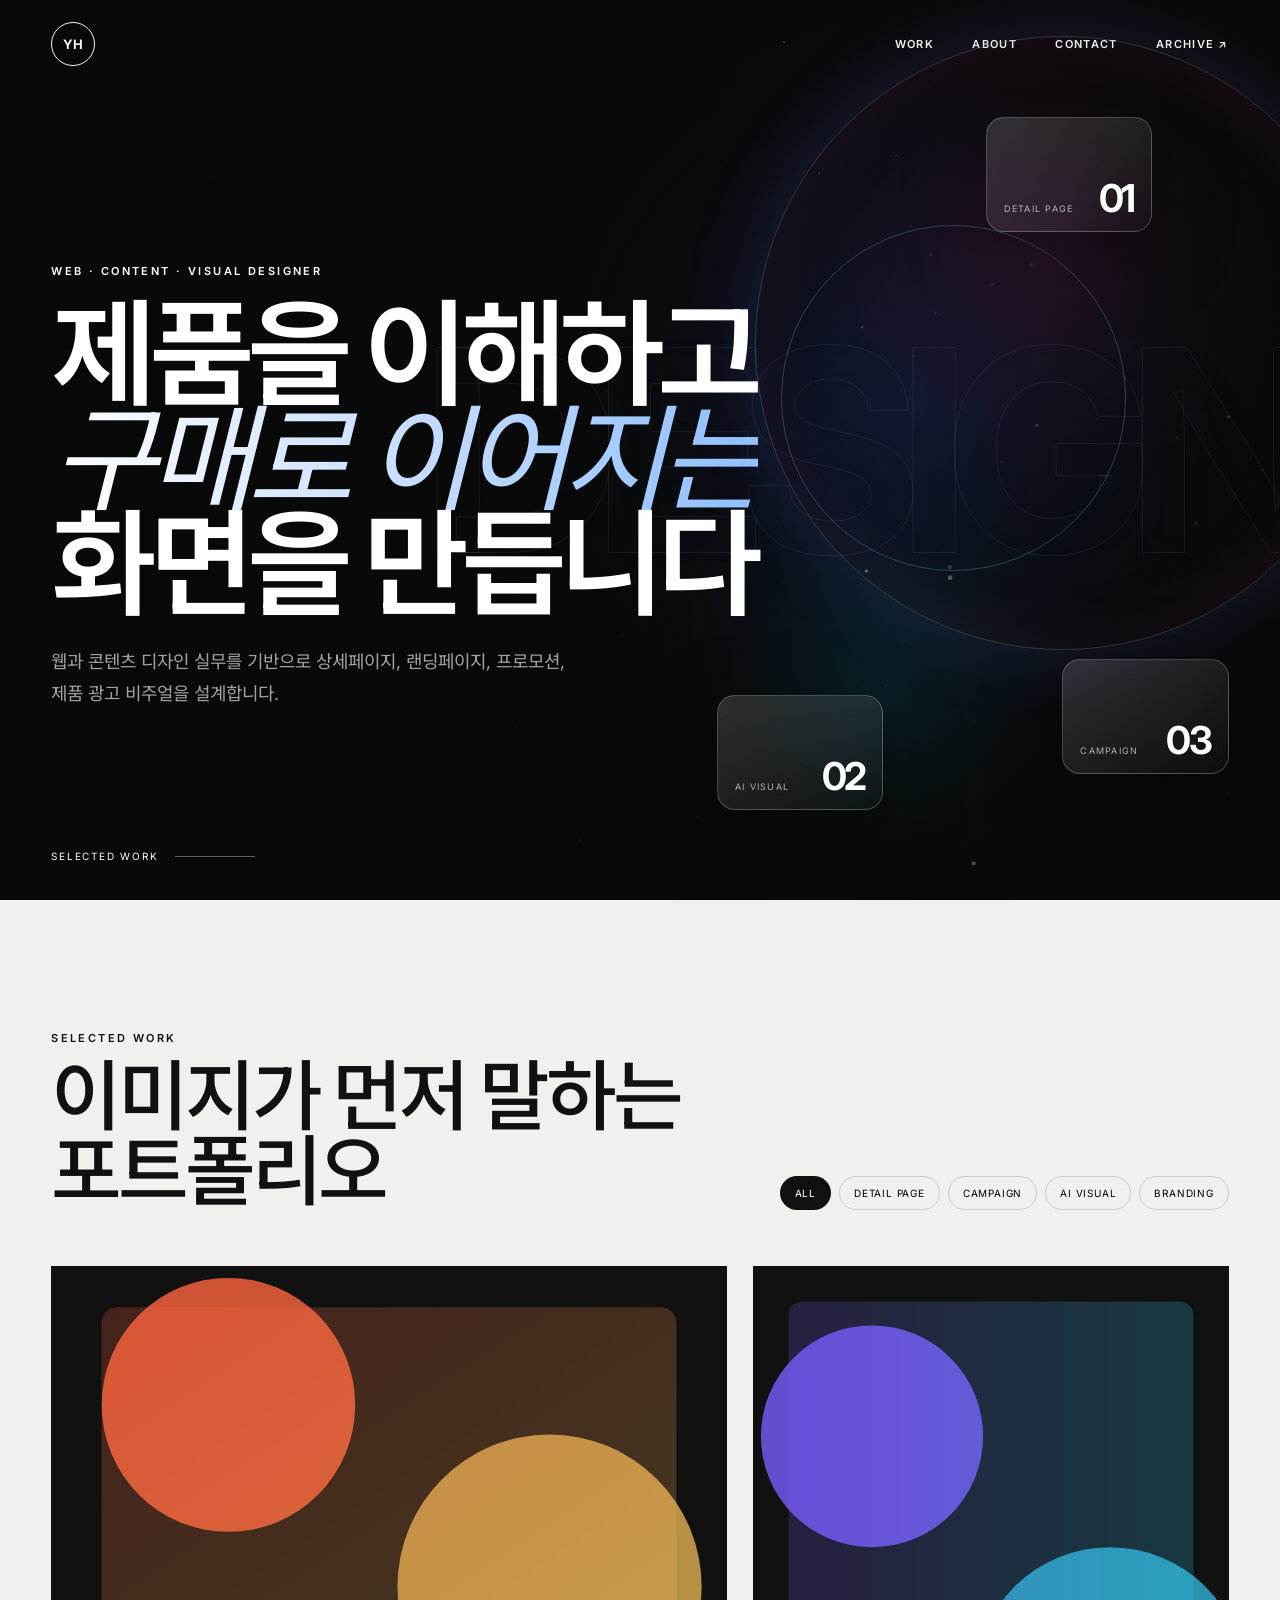
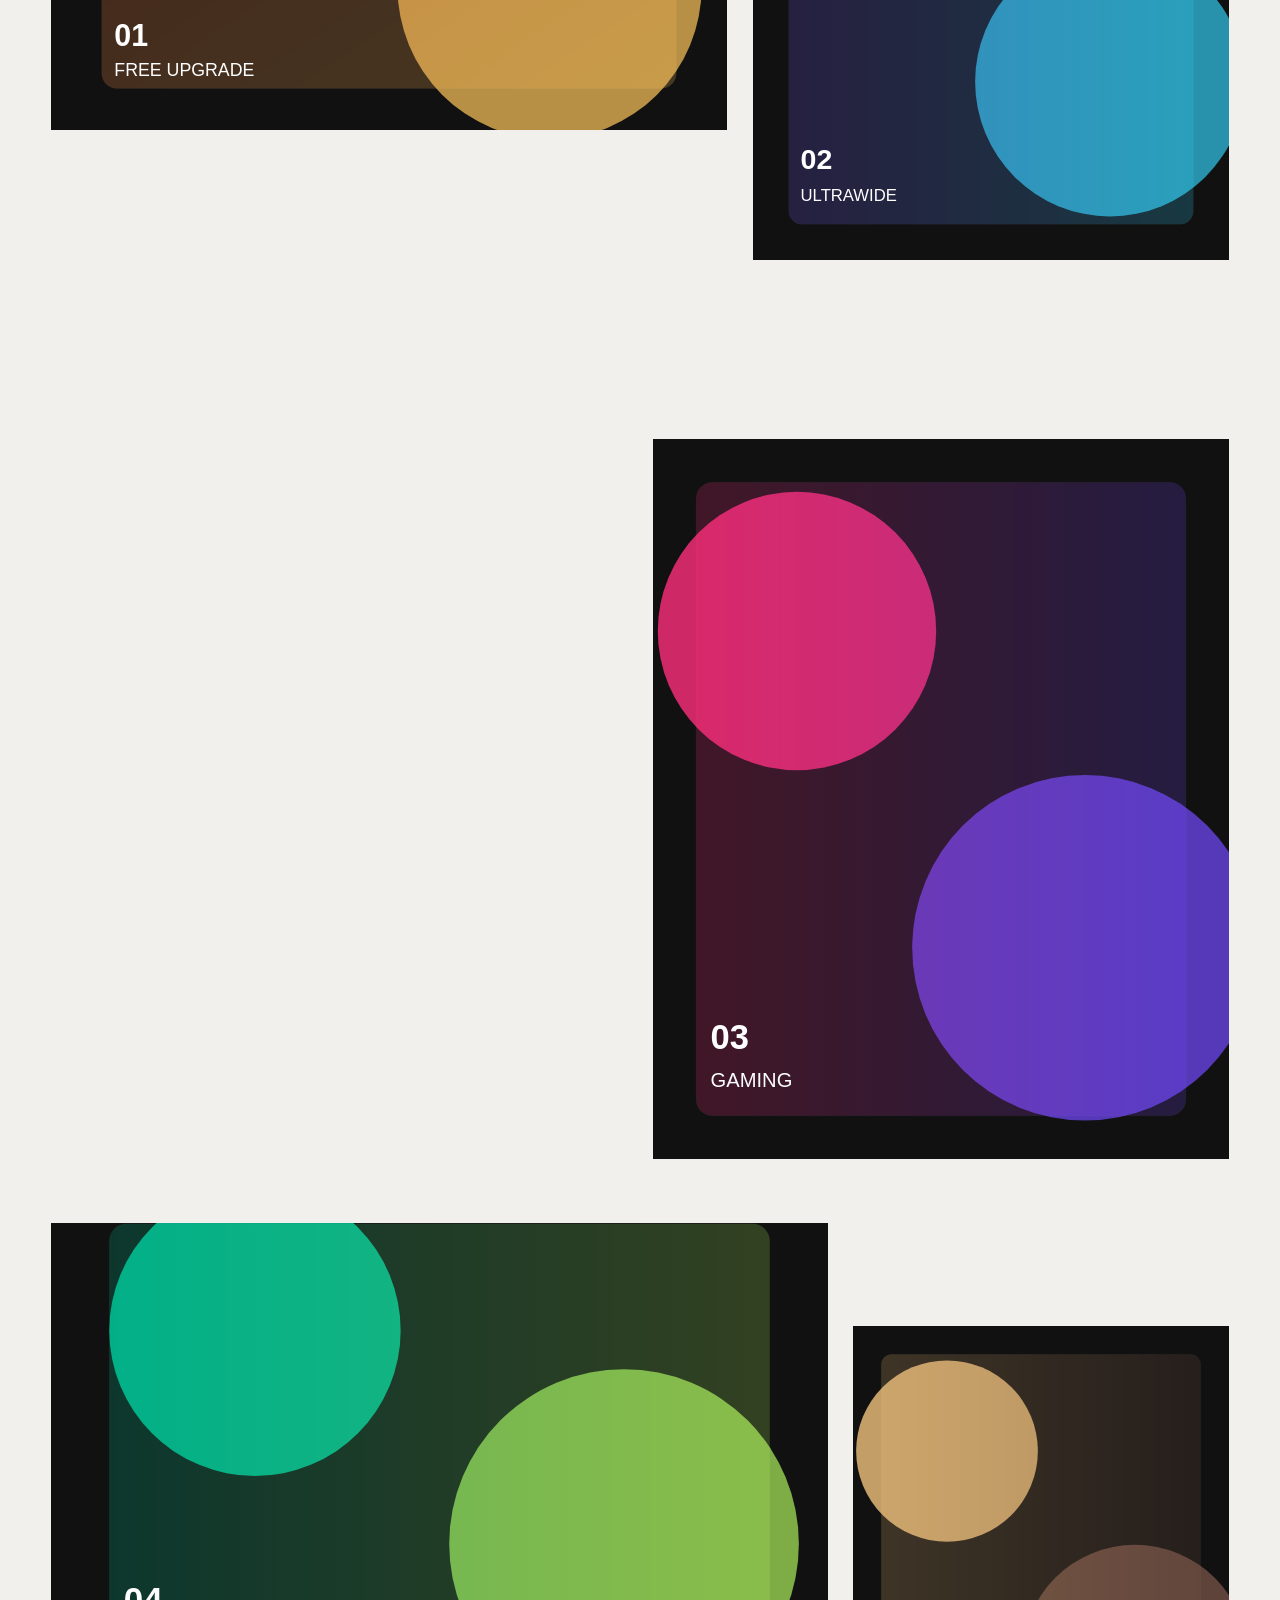
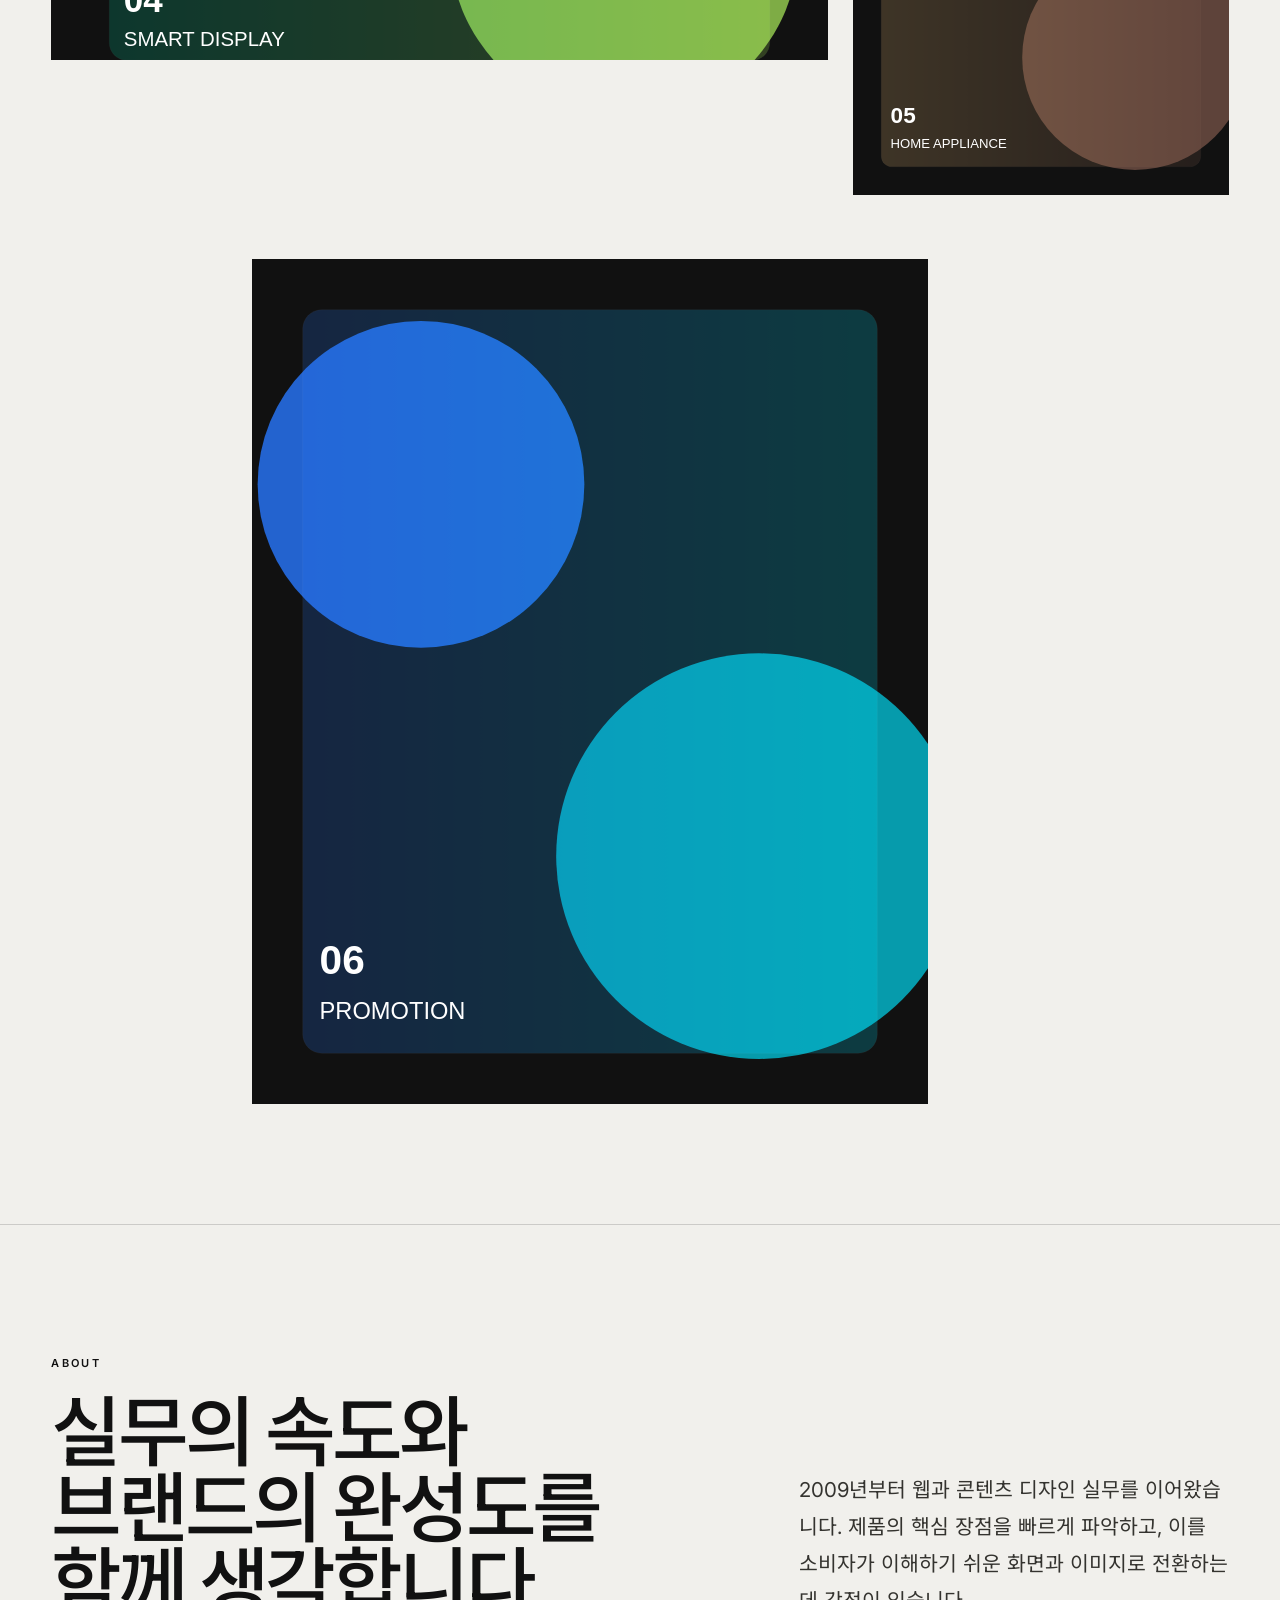
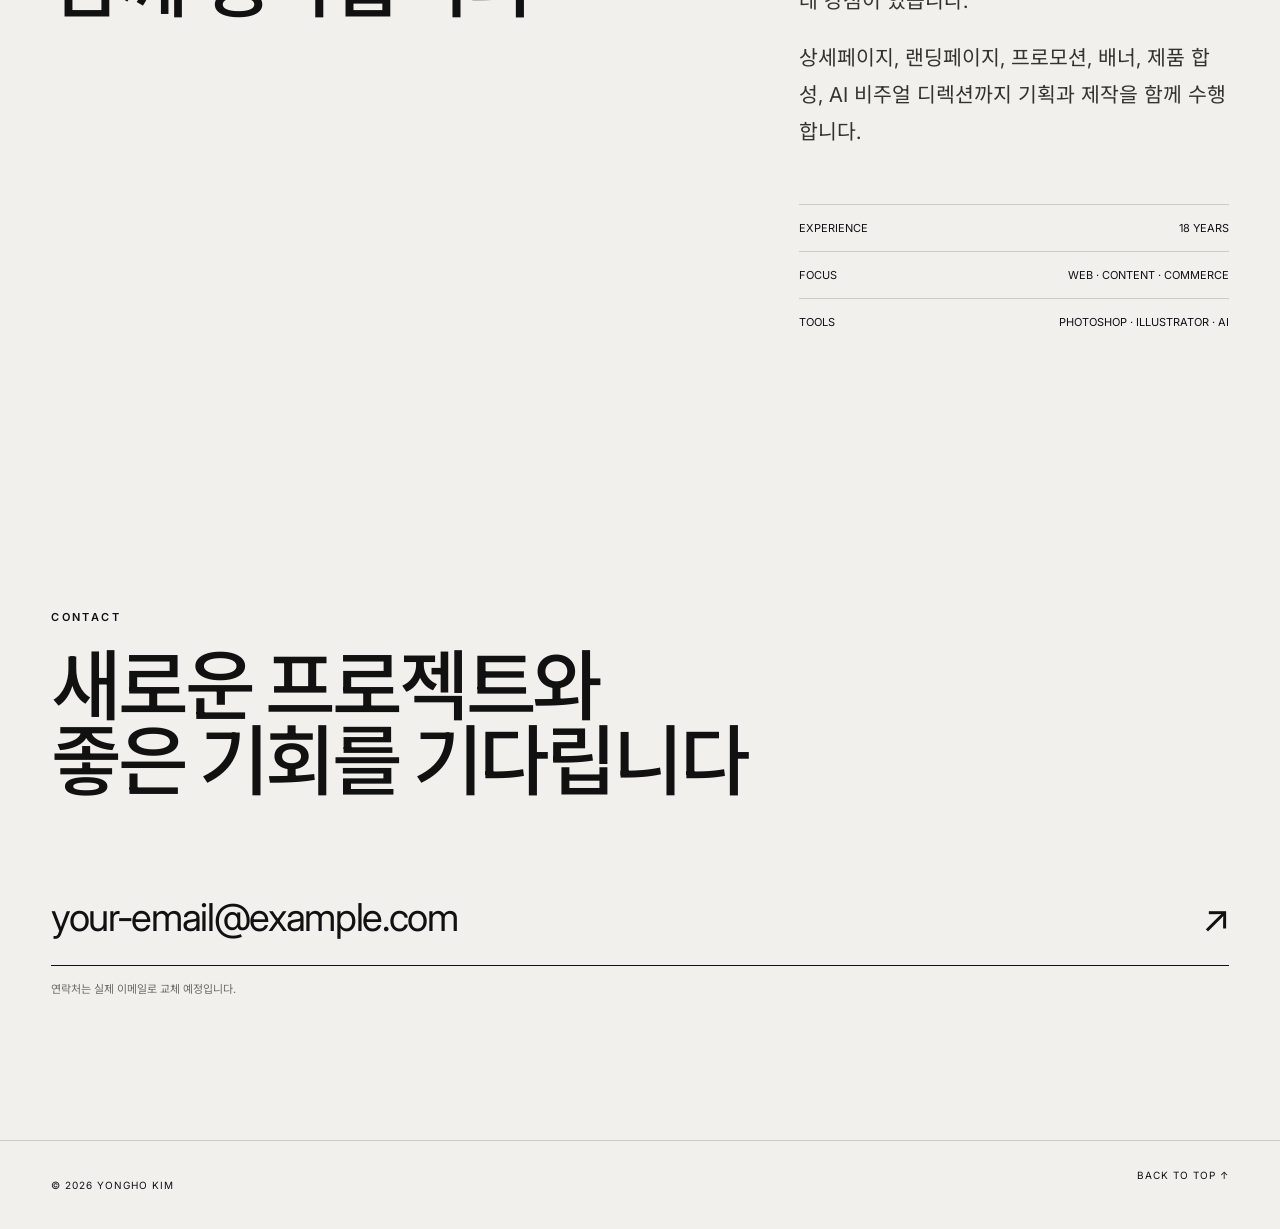
<file: portfolio/index.html>
<!doctype html>
<html lang="ko">
<head>
  <meta charset="utf-8" />
  <meta name="viewport" content="width=device-width, initial-scale=1" />
  <meta name="description" content="김용호 웹·콘텐츠·비주얼 디자이너 포트폴리오" />
  <title>YONGHO KIM — Portfolio</title>
  <link rel="preconnect" href="https://fonts.googleapis.com">
  <link rel="preconnect" href="https://fonts.gstatic.com" crossorigin>
  <link href="https://fonts.googleapis.com/css2?family=Inter:wght@400;500;600;700&family=Noto+Sans+KR:wght@400;500;600;700&display=swap" rel="stylesheet">
  <link rel="stylesheet" href="style.css" />
</head>
<body>
  <div class="cursor-glow" aria-hidden="true"></div>
  <header class="site-header">
    <a href="#top" class="brand" aria-label="처음으로">YH</a>
    <nav class="nav" aria-label="주요 메뉴">
      <a href="#work">WORK</a><a href="#about">ABOUT</a><a href="#contact">CONTACT</a>
      <a href="https://roomofryu08.myportfolio.com/" target="_blank" rel="noreferrer">ARCHIVE ↗</a>
    </nav>
  </header>
  <main id="top">
    <section class="hero">
      <div class="hero-copy">
        <p class="eyebrow">WEB · CONTENT · VISUAL DESIGNER</p>
        <h1>제품을 이해하고<br><span>구매로 이어지는</span><br>화면을 만듭니다</h1>
        <p class="hero-desc">웹과 콘텐츠 디자인 실무를 기반으로 상세페이지, 랜딩페이지, 프로모션, 제품 광고 비주얼을 설계합니다.</p>
      </div>
      <a class="scroll-cue" href="#work"><span>SELECTED WORK</span><i></i></a>
      <div class="hero-motion" aria-hidden="true">
        <canvas id="motionCanvas"></canvas>
        <div class="motion-veil"></div>
        <div class="motion-ring ring-one"></div>
        <div class="motion-ring ring-two"></div>
        <div class="motion-card card-one"><span>DETAIL PAGE</span><b>01</b></div>
        <div class="motion-card card-two"><span>AI VISUAL</span><b>02</b></div>
        <div class="motion-card card-three"><span>CAMPAIGN</span><b>03</b></div>
        <div class="motion-word" data-text="DESIGN">DESIGN</div>
      </div>
    </section>
    <section class="work-section" id="work">
      <div class="section-head">
        <div><p class="section-kicker">SELECTED WORK</p><h2>이미지가 먼저 말하는<br>포트폴리오</h2></div>
        <div class="filters"><button class="filter active" data-filter="all">ALL</button><button class="filter" data-filter="detail">DETAIL PAGE</button><button class="filter" data-filter="campaign">CAMPAIGN</button><button class="filter" data-filter="visual">AI VISUAL</button><button class="filter" data-filter="branding">BRANDING</button></div>
      </div>
      <div class="project-grid">
        <article class="project project-large" data-category="campaign" tabindex="0" data-title="FREE UPGRADE CAMPAIGN" data-meta="Campaign · Key Visual · 2026" data-images="assets/images/project-01.svg,assets/images/project-02.svg"><img src="assets/images/project-01.svg" alt="무료 업그레이드 모니터 캠페인"><div class="project-info"><span>01</span><h3>FREE UPGRADE CAMPAIGN</h3><p>Campaign · Key Visual</p></div></article>
        <article class="project" data-category="detail" tabindex="0" data-title="ULTRAWIDE MONITOR" data-meta="Product Detail · Commerce · 2026" data-images="assets/images/project-02.svg,assets/images/project-03.svg"><img src="assets/images/project-02.svg" alt="울트라와이드 모니터 상세페이지"><div class="project-info"><span>02</span><h3>ULTRAWIDE MONITOR</h3><p>Product Detail · Commerce</p></div></article>
        <article class="project" data-category="visual" tabindex="0" data-title="GAMING PERFORMANCE" data-meta="AI Visual · Art Direction · 2026" data-images="assets/images/project-03.svg,assets/images/project-04.svg"><img src="assets/images/project-03.svg" alt="게이밍 모니터 AI 비주얼"><div class="project-info"><span>03</span><h3>GAMING PERFORMANCE</h3><p>AI Visual · Art Direction</p></div></article>
        <article class="project project-wide" data-category="detail" tabindex="0" data-title="SMART DISPLAY EXPERIENCE" data-meta="Landing Page · UX Visual · 2025" data-images="assets/images/project-04.svg,assets/images/project-05.svg"><img src="assets/images/project-04.svg" alt="스마트 디스플레이 랜딩페이지"><div class="project-info"><span>04</span><h3>SMART DISPLAY EXPERIENCE</h3><p>Landing Page · UX Visual</p></div></article>
        <article class="project" data-category="branding" tabindex="0" data-title="HOME APPLIANCE VISUAL" data-meta="Brand Content · Product Visual · 2025" data-images="assets/images/project-05.svg,assets/images/project-06.svg"><img src="assets/images/project-05.svg" alt="생활가전 브랜드 콘텐츠"><div class="project-info"><span>05</span><h3>HOME APPLIANCE VISUAL</h3><p>Brand Content · Product Visual</p></div></article>
        <article class="project project-tall" data-category="campaign" tabindex="0" data-title="SEASON PROMOTION" data-meta="Promotion · Digital Content · 2025" data-images="assets/images/project-06.svg,assets/images/project-01.svg"><img src="assets/images/project-06.svg" alt="시즌 프로모션 디자인"><div class="project-info"><span>06</span><h3>SEASON PROMOTION</h3><p>Promotion · Digital Content</p></div></article>
      </div>
    </section>
    <section class="about-section" id="about"><p class="section-kicker">ABOUT</p><div class="about-grid"><h2>실무의 속도와<br>브랜드의 완성도를<br>함께 생각합니다</h2><div class="about-copy"><p>2009년부터 웹과 콘텐츠 디자인 실무를 이어왔습니다. 제품의 핵심 장점을 빠르게 파악하고, 이를 소비자가 이해하기 쉬운 화면과 이미지로 전환하는 데 강점이 있습니다.</p><p>상세페이지, 랜딩페이지, 프로모션, 배너, 제품 합성, AI 비주얼 디렉션까지 기획과 제작을 함께 수행합니다.</p><dl><div><dt>EXPERIENCE</dt><dd>18 YEARS</dd></div><div><dt>FOCUS</dt><dd>WEB · CONTENT · COMMERCE</dd></div><div><dt>TOOLS</dt><dd>PHOTOSHOP · ILLUSTRATOR · AI</dd></div></dl></div></div></section>
    <section class="contact-section" id="contact"><p class="section-kicker">CONTACT</p><h2>새로운 프로젝트와<br>좋은 기회를 기다립니다</h2><a class="contact-link" href="mailto:your-email@example.com">your-email@example.com <span>↗</span></a><p class="contact-note">연락처는 실제 이메일로 교체 예정입니다.</p></section>
  </main>
  <footer><p>© <span id="year"></span> YONGHO KIM</p><a href="#top">BACK TO TOP ↑</a></footer>
  <dialog class="project-modal" id="projectModal"><button class="modal-close" aria-label="닫기">CLOSE ×</button><div class="modal-head"><p id="modalMeta"></p><h2 id="modalTitle"></h2></div><div class="modal-images" id="modalImages"></div></dialog>
  <script src="script.js"></script>
</body>
</html>
</file>
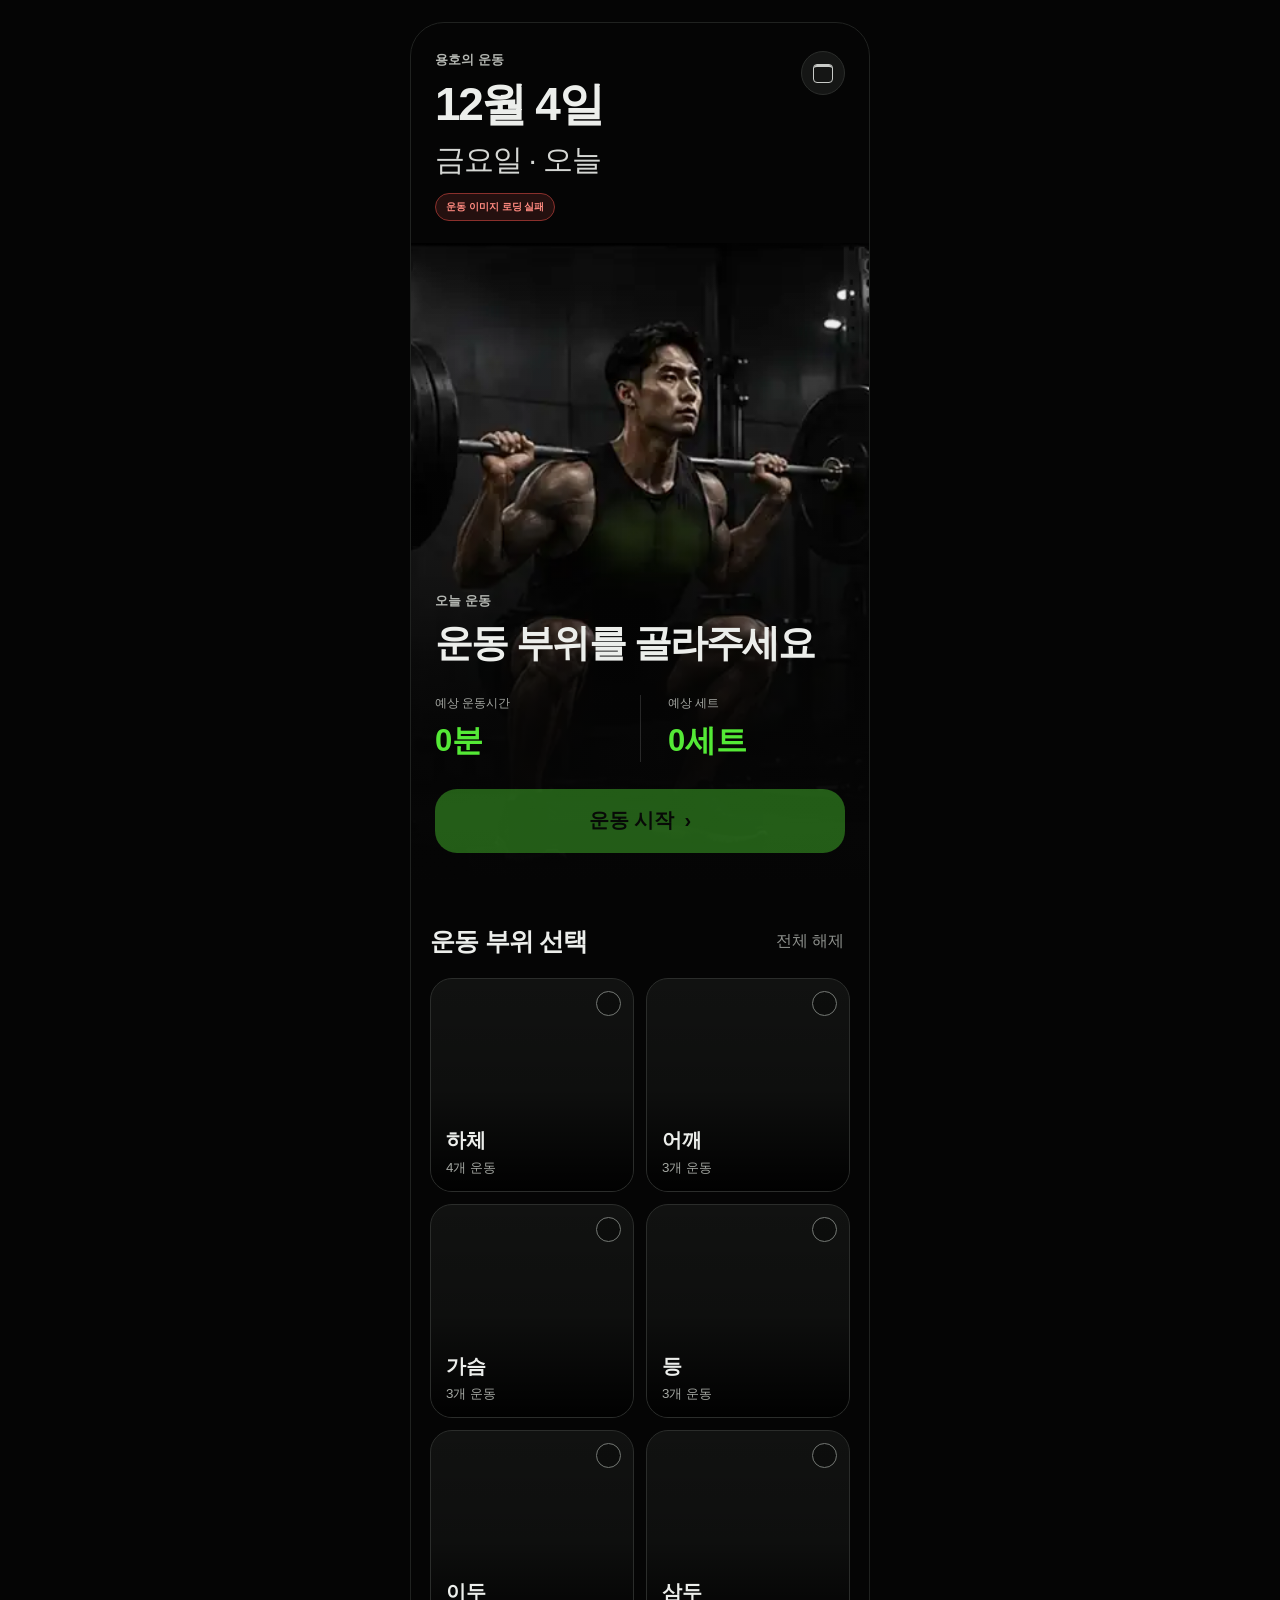
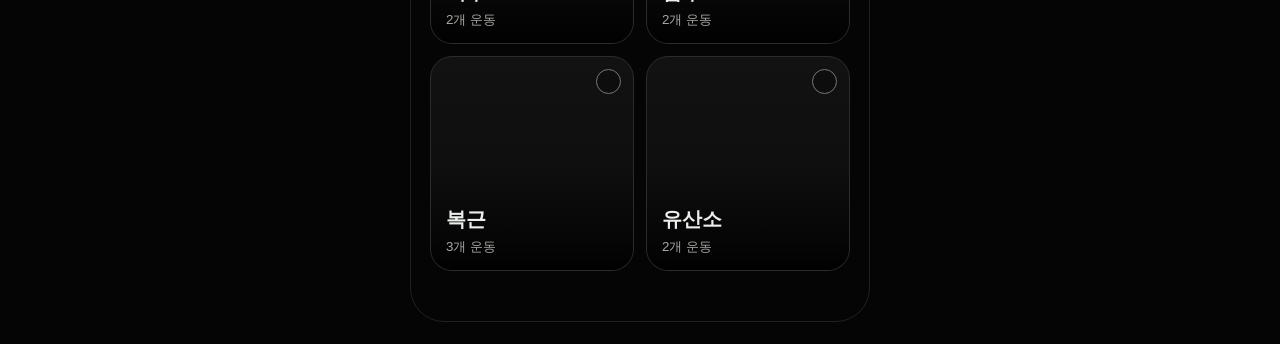
<file: final-v29.html>
<!doctype html>
<html lang="ko">
<head>
<meta charset="utf-8">
<meta name="viewport" content="width=device-width,initial-scale=1,viewport-fit=cover">
<meta name="theme-color" content="#050505">
<title>용호의 운동 · FINAL v29</title>
<style>
:root{--bg:#050505;--card:#111211;--line:#2b2d2b;--text:#eceeeb;--muted:#969a95;--green:#54e936}*{box-sizing:border-box}html,body{margin:0;background:var(--bg);color:var(--text);font-family:-apple-system,BlinkMacSystemFont,"Pretendard","Noto Sans KR",sans-serif;-webkit-font-smoothing:antialiased}button,input{font:inherit}.app{width:min(460px,100%);min-height:100vh;margin:auto;background:#050505;padding-bottom:calc(38px + env(safe-area-inset-bottom))}.top,.workTop{display:flex;justify-content:space-between;align-items:flex-start;padding:calc(28px + env(safe-area-inset-top)) 24px 22px}.eyebrow{margin:0 0 12px;color:#b4b7b2;font-size:13px;font-weight:700}.top h1{font-size:46px;line-height:1.02;letter-spacing:-2.4px;margin:0}.day{font-size:30px;letter-spacing:-1.2px;margin:12px 0 0;color:#d5d7d4}.badge{display:inline-flex;margin-top:12px;padding:6px 10px;border:1px solid rgba(84,233,54,.45);border-radius:999px;background:rgba(84,233,54,.1);color:#78ef61;font-size:10px;font-weight:800}.badge.error{border-color:#8a302c;color:#ff8a80;background:#24100f}.datePick{position:relative;width:44px;height:44px;border-radius:50%;border:1px solid var(--line);background:#151615;display:grid;place-items:center;overflow:hidden}.datePick:before{content:"";width:18px;height:17px;border:1.8px solid #c9cbc8;border-radius:4px;box-shadow:inset 0 5px 0 -3px #c9cbc8}.datePick input{position:absolute;inset:0;opacity:0}.hero{position:relative;min-height:640px;overflow:hidden;background:#0b0c0b}.hero img{position:absolute;inset:0;width:100%;height:100%;object-fit:cover;object-position:center 27%;display:block}.hero:after{content:"";position:absolute;inset:0;background:linear-gradient(180deg,rgba(5,5,5,.02),rgba(5,5,5,.13) 35%,rgba(5,5,5,.87) 76%,#050505)}.heroText{position:absolute;z-index:2;left:24px;right:24px;bottom:30px}.heroText h2{font-size:38px;line-height:1.14;letter-spacing:-1.8px;margin:0 0 30px}.stats{display:grid;grid-template-columns:1fr 1fr;margin-bottom:27px}.stats div{padding-right:22px}.stats div+div{padding-left:27px;border-left:1px solid rgba(255,255,255,.14)}.stats span{display:block;color:#a4a7a2;font-size:12px;margin-bottom:8px}.stats strong{font-size:31px;color:var(--green)}.mainBtn,.finishBtn{width:100%;height:64px;border:0;border-radius:22px;background:var(--green);color:#0b1209;font-size:20px;font-weight:850;display:flex;justify-content:center;align-items:center;gap:10px;box-shadow:0 14px 34px rgba(84,233,54,.18)}.mainBtn:disabled{opacity:.38;box-shadow:none}.section{padding:42px 19px 12px}.sectionHead{display:flex;justify-content:space-between;align-items:center;margin-bottom:20px}.sectionHead h2{margin:0;font-size:25px;letter-spacing:-.8px}.sectionHead button{border:0;background:none;color:#8e918d}.parts{display:grid;grid-template-columns:1fr 1fr;gap:12px}.part{position:relative;aspect-ratio:1/1.05;border:1px solid var(--line);border-radius:22px;overflow:hidden;padding:0;background:var(--card);color:var(--text);text-align:left}.part img{position:absolute;inset:0;width:100%;height:100%;object-fit:cover;display:block;filter:saturate(.92) brightness(.8) contrast(1.05)}.part:after{content:"";position:absolute;inset:0;background:linear-gradient(180deg,rgba(0,0,0,.01),rgba(0,0,0,.18) 52%,rgba(0,0,0,.94) 100%)}.partInfo{position:absolute;z-index:2;left:15px;right:15px;bottom:14px}.partInfo b{display:block;font-size:20px;margin-bottom:4px}.partInfo small{color:#a5a8a3}.check{position:absolute;z-index:3;right:12px;top:12px;width:25px;height:25px;border:1px solid #737773;border-radius:50%;background:rgba(0,0,0,.24)}.part.selected{border-color:var(--green);box-shadow:inset 0 0 0 1px var(--green)}.part.selected img{filter:saturate(1) brightness(.94) contrast(1.05)}.part.selected .check{background:var(--green);border-color:var(--green)}.part.selected .check:after{content:"✓";color:#071006;display:grid;place-items:center;height:100%;font-weight:900}.workTop{align-items:center;position:sticky;top:0;background:rgba(5,5,5,.94);backdrop-filter:blur(18px);z-index:10}.back{width:42px;height:42px;border-radius:50%;border:1px solid var(--line);background:#111;color:#d5d7d4;font-size:31px;line-height:1}.workTitle{text-align:center}.workTitle p{margin:0 0 4px;color:#aeb1ad;font-size:12px}.workTitle h2{margin:0;font-size:18px}.clock{min-width:78px;text-align:right;color:#c0c3be;font-size:13px;font-variant-numeric:tabular-nums}.progress{height:3px;background:#1a1c19}.progress i{display:block;height:100%;width:0;background:var(--green)}.exerciseList{padding:25px 18px 122px}.group{font-size:14px;color:#c7cac5;margin:26px 4px 12px;padding-left:10px;border-left:3px solid var(--green)}.exercise{display:grid;grid-template-columns:126px minmax(0,1fr);gap:16px;align-items:center;padding:13px 0;border-bottom:1px solid #202220}.exercise img{width:126px;aspect-ratio:1.58/1;object-fit:cover;border-radius:15px;display:block;filter:saturate(.98) brightness(.93) contrast(1.06)}.exercise h3{margin:1px 0 5px;font-size:18px}.exercise p{margin:0 0 10px;color:#90938f;font-size:13px}.sets{display:flex;gap:7px;flex-wrap:wrap}.set{width:39px;height:39px;border-radius:50%;border:1px solid #3b3e3a;background:#0d0e0d;color:#c7cac5}.set.done{border-color:var(--green);color:var(--green);box-shadow:0 0 0 1px var(--green) inset}.video{display:inline-flex;margin-top:10px;color:#c1c4bf;text-decoration:none;font-size:12px;border-bottom:1px solid #525650;padding-bottom:2px}.finishBtn{position:fixed;left:50%;bottom:calc(18px + env(safe-area-inset-bottom));transform:translateX(-50%);width:min(414px,calc(100% - 36px));z-index:20}.toast{position:fixed;left:50%;top:24px;transform:translate(-50%,-18px);opacity:0;background:#151715;border:1px solid #343733;border-radius:999px;padding:11px 16px;transition:.2s;z-index:50}.toast.show{opacity:1;transform:translate(-50%,0)}[hidden]{display:none!important}@media(max-width:390px){.top h1{font-size:42px}.day{font-size:28px}.exercise{grid-template-columns:112px minmax(0,1fr);gap:13px}.exercise img{width:112px}}@media(min-width:700px){body{padding:22px}.app{border:1px solid #202220;border-radius:34px;overflow:hidden}}
</style>
<script>if('serviceWorker'in navigator){navigator.serviceWorker.getRegistrations().then(a=>a.forEach(r=>r.unregister())).catch(()=>{})}if('caches'in window){caches.keys().then(a=>Promise.all(a.map(k=>caches.delete(k)))).catch(()=>{})}</script>
<script src="./assets-v27.js?v=2901"></script>
</head>
<body>
<main class="app">
<section id="home">
<header class="top"><div><p class="eyebrow">용호의 운동</p><h1 id="dateTitle">오늘</h1><p class="day" id="dayTitle"></p><span class="badge" id="badge">실사 이미지 확인 중</span></div><label class="datePick"><input id="dateInput" type="date" aria-label="날짜 선택"></label></header>
<section class="hero"><img id="heroImage" alt="스쿼트 운동 이미지"><div class="heroText"><p class="eyebrow">오늘 운동</p><h2 id="summary">운동 부위를 골라주세요</h2><div class="stats"><div><span>예상 운동시간</span><strong id="minutes">0분</strong></div><div><span>예상 세트</span><strong id="setTotal">0세트</strong></div></div><button class="mainBtn" id="start" disabled>운동 시작 <b>›</b></button></div></section>
<section class="section"><div class="sectionHead"><h2>운동 부위 선택</h2><button id="clear">전체 해제</button></div><div class="parts" id="parts"></div></section>
</section>
<section id="work" hidden><header class="workTop"><button class="back" id="back">‹</button><div class="workTitle"><p>오늘 운동</p><h2 id="focusTitle">운동</h2></div><div class="clock" id="clock">00:00:00</div></header><div class="progress"><i id="bar"></i></div><div class="exerciseList" id="exerciseList"></div><button class="finishBtn" id="finish">운동 완료</button></section>
</main><div class="toast" id="toast"></div>
<script>
(()=>{'use strict';
const DATA=[{id:'하체',items:[['스쿼트',4,'6–10회',8],['레그프레스',4,'10–15회',9],['레그 익스텐션',3,'12–15회',10],['레그 컬',3,'10–15회',11]]},{id:'어깨',items:[['숄더 프레스',4,'8–12회',12],['사이드 레터럴 레이즈',3,'12–20회',13],['리버스 펙덱',3,'12–20회',14]]},{id:'가슴',items:[['벤치프레스',4,'6–10회',15],['인클라인 프레스',3,'8–12회',16],['케이블 플라이',3,'12–15회',17]]},{id:'등',items:[['랫풀다운',4,'8–12회',18],['시티드 케이블 로우',4,'8–12회',19],['원암 덤벨 로우',3,'10–12회',20]]},{id:'이두',items:[['바벨컬',3,'8–12회',21],['해머컬',3,'10–15회',22]]},{id:'삼두',items:[['케이블 푸시다운',4,'10–15회',23],['오버헤드 익스텐션',3,'10–15회',23]]},{id:'복근',items:[['케이블 크런치',3,'12–15회',6],['행잉 니레이즈',3,'10–15회',6],['플랭크',3,'30–60초',6]]},{id:'유산소',items:[['트레드밀 걷기',1,'20–30분',7],['인터벌 러닝',1,'12–20분',7]]}];
const $=s=>document.querySelector(s),storeKey='용호운동-final-v29';let spriteTiles=[],timer=null,startAt=0;
const today=()=>{const d=new Date();return `${d.getFullYear()}-${String(d.getMonth()+1).padStart(2,'0')}-${String(d.getDate()).padStart(2,'0')}`};
let state=(()=>{try{return JSON.parse(localStorage.getItem(storeKey)||'{}')}catch{return{}}})();state.date||=today();state.parts||=[];state.sets||={};
const save=()=>localStorage.setItem(storeKey,JSON.stringify(state));
function toast(t){const e=$('#toast');e.textContent=t;e.classList.add('show');setTimeout(()=>e.classList.remove('show'),1400)}
function crop(img,index){const cols=4,rows=6,w=Math.floor(img.naturalWidth/cols),h=Math.floor(img.naturalHeight/rows),c=document.createElement('canvas');c.width=w;c.height=h;c.getContext('2d').drawImage(img,(index%cols)*w,Math.floor(index/cols)*h,w,h,0,0,w,h);return c.toDataURL('image/jpeg',.9)}
function loadImages(){const badge=$('#badge'),hero=window.YGO_HERO||'',sprite=window.YGO_SPRITE||'';if(!hero||!sprite){badge.textContent='이미지 파일 연결 실패';badge.classList.add('error');return}$('#heroImage').src=hero;const im=new Image();im.onload=()=>{spriteTiles=Array.from({length:24},(_,i)=>crop(im,i));badge.textContent='실사 이미지 25장 사이트 적용 완료';badge.classList.remove('error');render()};im.onerror=()=>{badge.textContent='운동 이미지 로딩 실패';badge.classList.add('error')};im.src=sprite}
function render(){const d=new Date(state.date+'T12:00:00');$('#dateTitle').textContent=new Intl.DateTimeFormat('ko-KR',{month:'long',day:'numeric'}).format(d);$('#dayTitle').textContent=new Intl.DateTimeFormat('ko-KR',{weekday:'long'}).format(d)+(state.date===today()?' · 오늘':'');$('#dateInput').value=state.date;$('#parts').innerHTML=DATA.map((p,i)=>`<button class="part ${state.parts.includes(p.id)?'selected':''}" data-part="${p.id}"><span class="check"></span>${spriteTiles[i]?`<img src="${spriteTiles[i]}" alt="${p.id} 운동 부위">`:''}<span class="partInfo"><b>${p.id}</b><small>${p.items.length}개 운동</small></span></button>`).join('');const selected=DATA.filter(p=>state.parts.includes(p.id)),sets=selected.flatMap(p=>p.items).reduce((n,x)=>n+x[1],0);$('#summary').textContent=state.parts.length?state.parts.join(' · '):'운동 부위를 골라주세요';$('#setTotal').textContent=sets+'세트';$('#minutes').textContent=(sets?Math.max(25,Math.round(sets*3.5)):0)+'분';$('#start').disabled=!state.parts.length;drawWorkout()}
function drawWorkout(){const selected=DATA.filter(p=>state.parts.includes(p.id));$('#focusTitle').textContent=state.parts.join(' · ')||'운동';let total=0,done=0,html='';selected.forEach(p=>{html+=`<h3 class="group">${p.id}</h3>`;p.items.forEach((x,i)=>{total+=x[1];const key=p.id+'-'+i;for(let s=0;s<x[1];s++)if(state.sets[key+'-'+s])done++;html+=`<article class="exercise">${spriteTiles[x[3]]?`<img src="${spriteTiles[x[3]]}" alt="${x[0]}">`:''}<div><h3>${x[0]}</h3><p>${x[1]}세트 · ${x[2]}</p><div class="sets">${Array.from({length:x[1]},(_,s)=>`<button class="set ${state.sets[key+'-'+s]?'done':''}" data-set="${key+'-'+s}">${s+1}</button>`).join('')}</div><a class="video" target="_blank" rel="noopener" href="https://www.youtube.com/results?search_query=${encodeURIComponent(x[0]+' 자세 한국 헬스')}">영상 보기</a></div></article>`})});$('#exerciseList').innerHTML=html;$('#bar').style.width=(total?done/total*100:0)+'%'}
function openWork(){startAt=Date.now();$('#home').hidden=true;$('#work').hidden=false;drawWorkout();clearInterval(timer);timer=setInterval(()=>{const s=Math.floor((Date.now()-startAt)/1000);$('#clock').textContent=[Math.floor(s/3600),Math.floor(s%3600/60),s%60].map(v=>String(v).padStart(2,'0')).join(':')},1000);scrollTo(0,0)}
document.addEventListener('click',e=>{const p=e.target.closest('[data-part]');if(p){const id=p.dataset.part;state.parts=state.parts.includes(id)?state.parts.filter(x=>x!==id):[...state.parts,id];save();render();return}const s=e.target.closest('[data-set]');if(s){state.sets[s.dataset.set]=!state.sets[s.dataset.set];save();drawWorkout()}});$('#dateInput').onchange=e=>{state.date=e.target.value||today();save();render()};$('#clear').onclick=()=>{state.parts=[];state.sets={};save();render()};$('#start').onclick=openWork;$('#back').onclick=()=>{$('#work').hidden=true;$('#home').hidden=false;clearInterval(timer);render()};$('#finish').onclick=()=>{clearInterval(timer);toast('오늘 운동을 저장했어요');setTimeout(()=>{$('#work').hidden=true;$('#home').hidden=false;render();scrollTo(0,0)},500)};render();loadImages();
})();
</script>
</body>
</html>
</file>
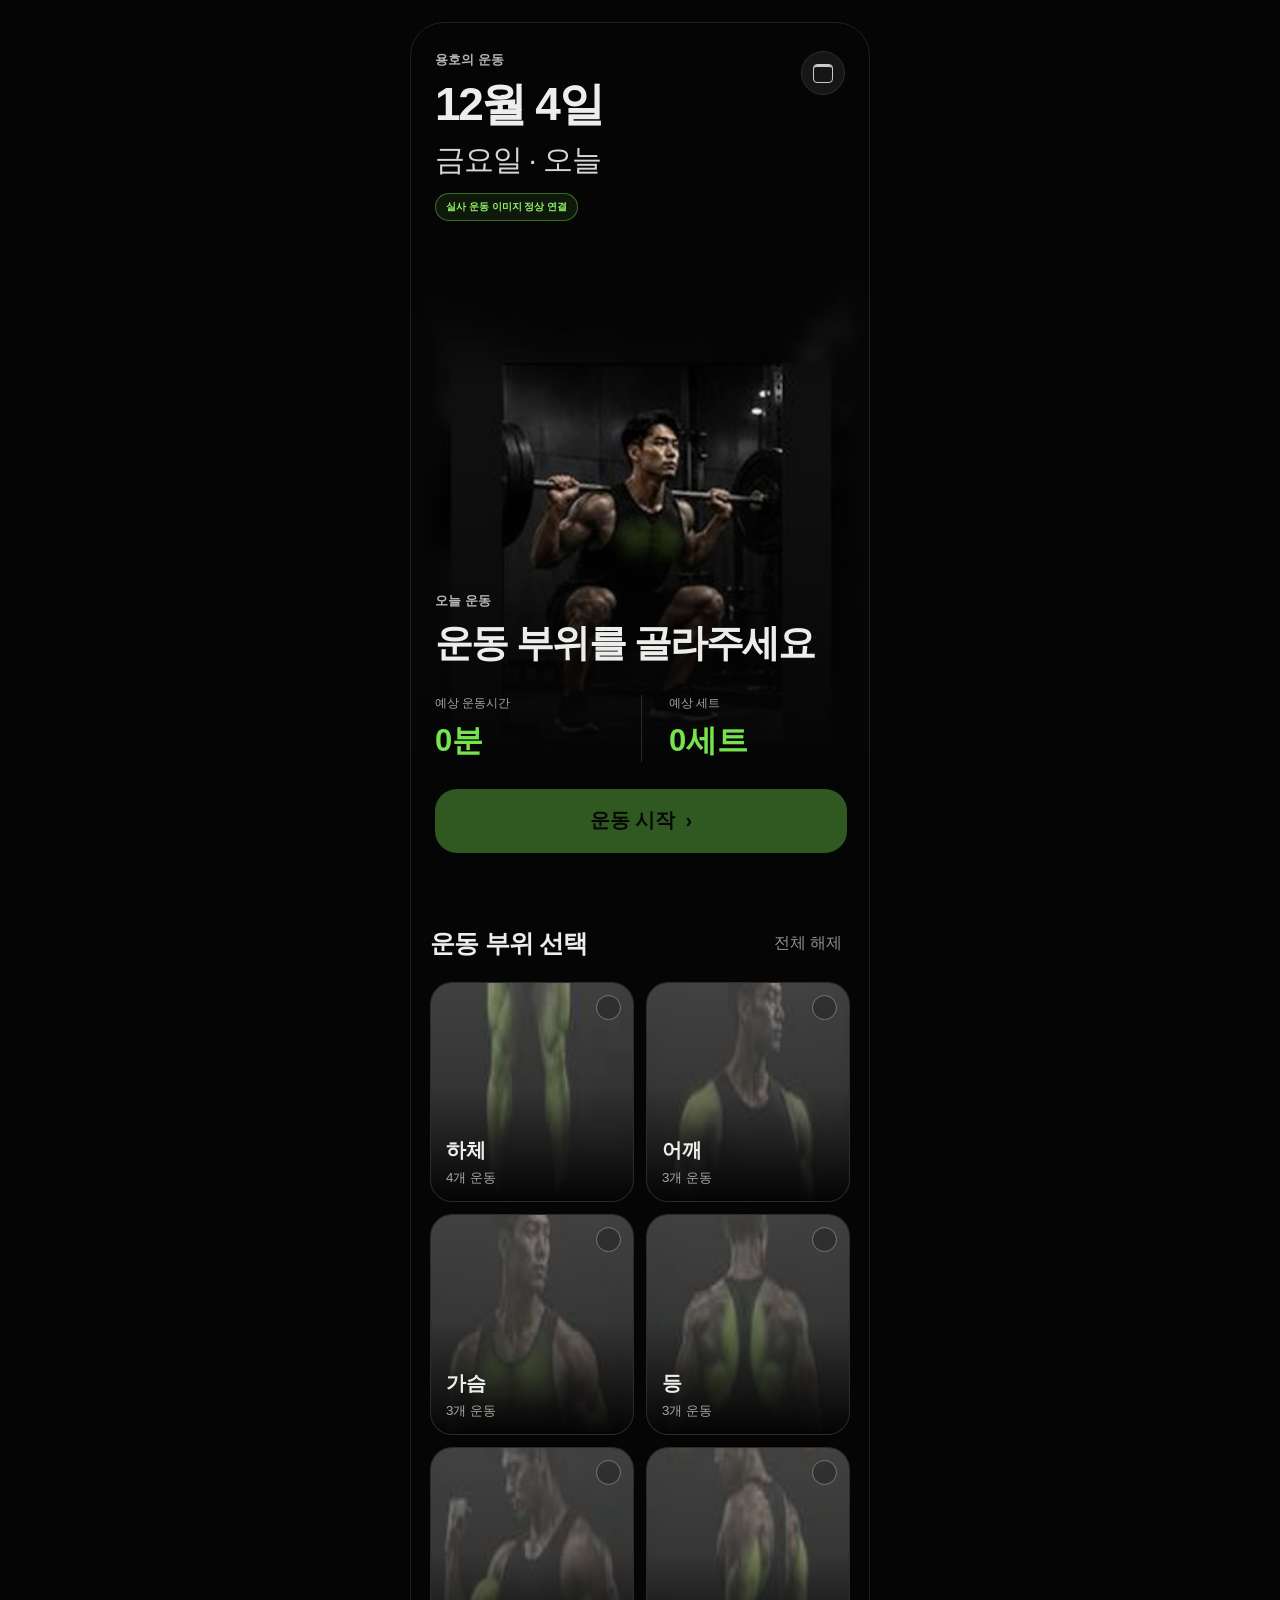
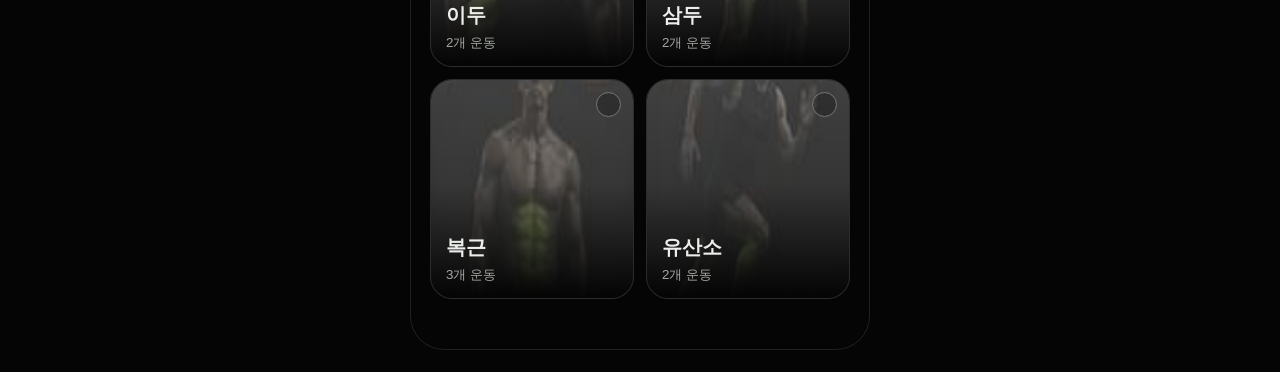
<file: final-v32.html>
<!doctype html>
<html lang="ko">
<head>
<meta charset="utf-8">
<meta name="viewport" content="width=device-width,initial-scale=1,viewport-fit=cover">
<meta name="theme-color" content="#050505">
<title>용호의 운동 · 실사 이미지 v32</title>
<style>
:root{--bg:#050505;--card:#111211;--line:#2b2d2b;--text:#eceeeb;--muted:#969a95;--green:#75e34d;--shadow:0 28px 90px rgba(0,0,0,.48)}*{box-sizing:border-box}html,body{margin:0;background:var(--bg);color:var(--text);font-family:-apple-system,BlinkMacSystemFont,"Pretendard","Noto Sans KR",sans-serif;-webkit-font-smoothing:antialiased}button,input{font:inherit}button{-webkit-tap-highlight-color:transparent}.app{width:min(460px,100%);min-height:100vh;margin:auto;background:#050505;padding-bottom:calc(38px + env(safe-area-inset-bottom))}.top,.workTop{display:flex;justify-content:space-between;align-items:flex-start;padding:calc(28px + env(safe-area-inset-top)) 24px 22px}.eyebrow{margin:0 0 12px;color:#b4b7b2;font-size:13px;font-weight:700}.top h1{font-size:46px;line-height:1.02;letter-spacing:-2.4px;margin:0}.day{font-size:30px;letter-spacing:-1.2px;margin:12px 0 0;color:#d5d7d4}.badge{display:inline-flex;margin-top:12px;padding:6px 10px;border:1px solid rgba(117,227,77,.42);border-radius:999px;background:rgba(117,227,77,.09);color:#8ef16a;font-size:10px;font-weight:800}.badge.bad{border-color:#8f3730;background:#24110f;color:#ff9389}.datePick{position:relative;width:44px;height:44px;border-radius:50%;border:1px solid var(--line);background:#151615;display:grid;place-items:center;overflow:hidden}.datePick:before{content:"";width:18px;height:17px;border:1.8px solid #c9cbc8;border-radius:4px;box-shadow:inset 0 5px 0 -3px #c9cbc8}.datePick input{position:absolute;inset:0;opacity:0}.hero{position:relative;aspect-ratio:23/32;min-height:640px;overflow:hidden;background:#070807}.hero img{position:absolute;inset:0;width:100%;height:100%;object-fit:contain;object-position:center center;background:#050505}.hero:after{content:"";position:absolute;inset:0;background:linear-gradient(180deg,rgba(5,5,5,.02),rgba(5,5,5,.06) 34%,rgba(5,5,5,.68) 70%,#050505 100%)}.heroText{position:absolute;z-index:2;left:24px;right:24px;bottom:30px}.heroText h2{font-size:38px;line-height:1.14;letter-spacing:-1.8px;margin:0 0 30px}.stats{display:grid;grid-template-columns:1fr 1fr;margin-bottom:27px}.stats div{padding-right:22px}.stats div+div{padding-left:27px;border-left:1px solid rgba(255,255,255,.14)}.stats span{display:block;color:#a4a7a2;font-size:12px;margin-bottom:8px}.stats strong{font-size:31px;color:var(--green)}.mainBtn,.finishBtn{width:100%;height:64px;border:0;border-radius:22px;background:var(--green);color:#0b1209;font-size:20px;font-weight:850;display:flex;justify-content:center;align-items:center;gap:10px;box-shadow:0 14px 34px rgba(117,227,77,.18);cursor:pointer}.mainBtn:disabled{opacity:.38;box-shadow:none}.section{padding:42px 19px 12px}.sectionHead{display:flex;justify-content:space-between;align-items:center;margin-bottom:20px}.sectionHead h2{margin:0;font-size:25px;letter-spacing:-.8px}.sectionHead button{border:0;background:none;color:#8e918d;padding:8px}.parts{display:grid;grid-template-columns:1fr 1fr;gap:12px}.part{position:relative;aspect-ratio:1/1.08;border:1px solid var(--line);border-radius:22px;overflow:hidden;padding:0;background:var(--card);color:var(--text);text-align:left;cursor:pointer}.photo{position:absolute;inset:0;background-repeat:no-repeat;background-color:#101110;filter:brightness(.84) saturate(.94)}.part:after{content:"";position:absolute;inset:0;background:linear-gradient(180deg,rgba(0,0,0,0),rgba(0,0,0,.18) 48%,rgba(0,0,0,.94) 100%)}.partInfo{position:absolute;z-index:2;left:15px;right:15px;bottom:14px}.partInfo b{display:block;font-size:20px;margin-bottom:4px}.partInfo small{color:#a5a8a3}.check{position:absolute;z-index:3;right:12px;top:12px;width:25px;height:25px;border:1px solid #737773;border-radius:50%;background:rgba(0,0,0,.24)}.part.selected{border-color:var(--green);box-shadow:inset 0 0 0 1px var(--green)}.part.selected .photo{filter:brightness(.98) saturate(1)}.part.selected .check{background:var(--green);border-color:var(--green)}.part.selected .check:after{content:"✓";color:#071006;display:grid;place-items:center;height:100%;font-weight:900}.workTop{align-items:center;position:sticky;top:0;background:rgba(5,5,5,.94);backdrop-filter:blur(18px);z-index:10}.back{width:42px;height:42px;border-radius:50%;border:1px solid var(--line);background:#111;color:#d5d7d4;font-size:31px;line-height:1}.workTitle{text-align:center}.workTitle p{margin:0 0 4px;color:#aeb1ad;font-size:12px}.workTitle h2{margin:0;font-size:18px}.clock{min-width:78px;text-align:right;color:#c0c3be;font-size:13px;font-variant-numeric:tabular-nums}.progress{height:3px;background:#1a1c19}.progress i{display:block;height:100%;width:0;background:var(--green);transition:width .2s}.exerciseList{padding:25px 18px 122px}.group{font-size:14px;color:#c7cac5;margin:26px 4px 12px;padding-left:10px;border-left:3px solid var(--green)}.exercise{display:grid;grid-template-columns:126px minmax(0,1fr);gap:16px;align-items:center;padding:13px 0;border-bottom:1px solid #202220}.exercisePhoto{position:relative;width:126px;aspect-ratio:36/23;border-radius:15px;overflow:hidden;background:#101110}.exercisePhoto .photo{filter:brightness(.94) saturate(.96)}.exercise h3{margin:1px 0 5px;font-size:18px}.exercise p{margin:0 0 10px;color:#90938f;font-size:13px}.sets{display:flex;gap:7px;flex-wrap:wrap}.set{width:39px;height:39px;border-radius:50%;border:1px solid #3b3e3a;background:#0d0e0d;color:#c7cac5}.set.done{border-color:var(--green);color:var(--green);box-shadow:0 0 0 1px var(--green) inset}.video{display:inline-flex;margin-top:10px;color:#c1c4bf;text-decoration:none;font-size:12px;border-bottom:1px solid #525650;padding-bottom:2px}.finishBtn{position:fixed;left:50%;bottom:calc(18px + env(safe-area-inset-bottom));transform:translateX(-50%);width:min(414px,calc(100% - 36px));z-index:20}.rest{position:fixed;right:max(18px,calc((100vw - 460px)/2 + 18px));bottom:calc(94px + env(safe-area-inset-bottom));display:flex;align-items:center;gap:20px;padding:13px 15px;border:1px solid #30332f;border-radius:19px;background:#111311;box-shadow:var(--shadow);z-index:30}.rest span{display:block;font-size:11px;color:#8d918b}.rest strong{display:block;color:var(--green);font-size:24px;font-variant-numeric:tabular-nums}.rest button{border:0;background:none;color:#c1c4bf}.toast{position:fixed;left:50%;top:24px;transform:translate(-50%,-18px);opacity:0;background:#151715;border:1px solid #343733;border-radius:999px;padding:11px 16px;transition:.2s;z-index:50}.toast.show{opacity:1;transform:translate(-50%,0)}[hidden]{display:none!important}@media(max-width:390px){.top h1{font-size:42px}.day{font-size:28px}.exercise{grid-template-columns:112px minmax(0,1fr);gap:13px}.exercisePhoto{width:112px}}@media(min-width:700px){body{padding:22px}.app{border:1px solid #202220;border-radius:34px;overflow:hidden}}
</style>
<script>if('serviceWorker'in navigator){navigator.serviceWorker.getRegistrations().then(a=>a.forEach(r=>r.unregister())).catch(()=>{})}if('caches'in window){caches.keys().then(a=>Promise.all(a.map(k=>caches.delete(k)))).catch(()=>{})}</script>
<script src="./v31/h1.js?v=32"></script><script src="./v31/h2.js?v=32"></script><script src="./v31/s1.js?v=32"></script><script src="./v31/s2.js?v=32"></script><script src="./v31/s3.js?v=32"></script><script src="./v31/s4.js?v=32"></script>
</head>
<body>
<main class="app"><section id="home"><header class="top"><div><p class="eyebrow">용호의 운동</p><h1 id="dateTitle">오늘</h1><p class="day" id="dayTitle"></p><span class="badge" id="imageBadge">실사 이미지 v32 연결 중</span></div><label class="datePick"><input id="dateInput" type="date" aria-label="날짜 선택"></label></header><section class="hero"><img id="heroImage" alt="스쿼트 운동 이미지"><div class="heroText"><p class="eyebrow">오늘 운동</p><h2 id="summary">운동 부위를 골라주세요</h2><div class="stats"><div><span>예상 운동시간</span><strong id="minutes">0분</strong></div><div><span>예상 세트</span><strong id="setTotal">0세트</strong></div></div><button class="mainBtn" id="start" disabled>운동 시작 <b>›</b></button></div></section><section class="section"><div class="sectionHead"><h2>운동 부위 선택</h2><button id="clear">전체 해제</button></div><div class="parts" id="parts"></div></section></section><section id="work" hidden><header class="workTop"><button class="back" id="back" aria-label="뒤로가기">‹</button><div class="workTitle"><p>오늘 운동</p><h2 id="focusTitle">운동</h2></div><div class="clock" id="clock">00:00:00</div></header><div class="progress"><i id="bar"></i></div><div class="exerciseList" id="exerciseList"></div><button class="finishBtn" id="finish">운동 완료</button></section></main><div class="rest" id="rest" hidden><div><span>휴식 시간</span><strong id="restTime">01:30</strong></div><button id="restSkip">건너뛰기</button></div><div class="toast" id="toast"></div>
<script>
(()=>{'use strict';
const $=s=>document.querySelector(s);let HERO_URL='',SPRITE_URL='',workoutTimer=null,restTimer=null,startAt=0;
const PARTS=[{id:'하체',count:4},{id:'어깨',count:3},{id:'가슴',count:3},{id:'등',count:3},{id:'이두',count:2},{id:'삼두',count:2},{id:'복근',count:3},{id:'유산소',count:2}];
const DATA={'하체':[['스쿼트',4,'6–10회',150,8],['레그프레스',4,'10–15회',120,9],['레그 익스텐션',3,'12–15회',75,10],['레그 컬',3,'10–15회',90,11]],'어깨':[['숄더 프레스',4,'8–12회',120,12],['사이드 레터럴 레이즈',3,'12–20회',60,13],['리버스 펙덱',3,'12–20회',60,14]],'가슴':[['벤치프레스',4,'6–10회',150,15],['인클라인 프레스',3,'8–12회',120,16],['케이블 플라이',3,'12–15회',75,17]],'등':[['랫풀다운',4,'8–12회',120,18],['시티드 케이블 로우',4,'8–12회',120,19],['원암 덤벨 로우',3,'10–12회',90,20]],'이두':[['바벨컬',3,'8–12회',90,21],['해머컬',3,'10–15회',75,22]],'삼두':[['케이블 푸시다운',4,'10–15회',75,23],['오버헤드 익스텐션',3,'10–15회',75,23]],'복근':[['케이블 크런치',3,'12–15회',60,6],['행잉 니레이즈',3,'10–15회',60,6],['플랭크',3,'30–60초',60,6]],'유산소':[['트레드밀 걷기',1,'20–30분',0,7],['인터벌 러닝',1,'12–20분',0,7]]};
const key='용호운동-v32',today=()=>{const d=new Date();return`${d.getFullYear()}-${String(d.getMonth()+1).padStart(2,'0')}-${String(d.getDate()).padStart(2,'0')}`};
let state=(()=>{try{return JSON.parse(localStorage.getItem(key)||'null')}catch{return null}})()||{date:today(),parts:[],sets:{}};state.date||=today();state.parts||=[];state.sets||={};const save=()=>localStorage.setItem(key,JSON.stringify(state));
function blobURL(base64,type='image/jpeg'){const clean=(base64||'').replace(/\s/g,'');if(!clean)return'';const bytes=[];for(let i=0;i<clean.length;i+=32768){const binary=atob(clean.slice(i,i+32768));const block=new Uint8Array(binary.length);for(let j=0;j<binary.length;j++)block[j]=binary.charCodeAt(j);bytes.push(block)}return URL.createObjectURL(new Blob(bytes,{type}))}
function photoStyle(index,url=SPRITE_URL){const x=(index%4)*(100/3),y=Math.floor(index/4)*20;return`background-image:url('${url}');background-size:400% 600%;background-position:${x}% ${y}%`}
function fallbackStyle(){return`background-image:url('${HERO_URL}');background-size:cover;background-position:center center`}
function toast(t){const e=$('#toast');e.textContent=t;e.classList.add('show');setTimeout(()=>e.classList.remove('show'),1400)}
const clock=s=>{s=Math.max(0,Math.floor(s));return[Math.floor(s/3600),Math.floor(s%3600/60),s%60].map(v=>String(v).padStart(2,'0')).join(':')};
function render(){const d=new Date(state.date+'T12:00:00');$('#dateTitle').textContent=new Intl.DateTimeFormat('ko-KR',{month:'long',day:'numeric'}).format(d);$('#dayTitle').textContent=new Intl.DateTimeFormat('ko-KR',{weekday:'long'}).format(d)+(state.date===today()?' · 오늘':'');$('#dateInput').value=state.date;$('#parts').innerHTML=PARTS.map((p,i)=>`<button class="part ${state.parts.includes(p.id)?'selected':''}" data-part="${p.id}"><span class="check"></span><span class="photo" style="${SPRITE_URL?photoStyle(i):fallbackStyle()}"></span><span class="partInfo"><b>${p.id}</b><small>${p.count}개 운동</small></span></button>`).join('');const chosen=state.parts.flatMap(id=>DATA[id]||[]),sets=chosen.reduce((n,x)=>n+x[1],0);$('#summary').textContent=state.parts.length?state.parts.join(' · '):'운동 부위를 골라주세요';$('#setTotal').textContent=sets+'세트';$('#minutes').textContent=(sets?Math.max(25,Math.round(sets*3.5)):0)+'분';$('#start').disabled=!state.parts.length;drawWorkout()}
function drawWorkout(){$('#focusTitle').textContent=state.parts.join(' · ')||'운동';let total=0,done=0,html='';state.parts.forEach(part=>{html+=`<h3 class="group">${part}</h3>`;(DATA[part]||[]).forEach((x,i)=>{total+=x[1];for(let s=0;s<x[1];s++)if(state.sets[`${part}-${i}-${s}`])done++;const style=SPRITE_URL?photoStyle(x[4]):fallbackStyle();html+=`<article class="exercise"><div class="exercisePhoto"><span class="photo" style="${style}"></span></div><div><h3>${x[0]}</h3><p>${x[1]}세트 · ${x[2]}</p><div class="sets">${Array.from({length:x[1]},(_,s)=>`<button class="set ${state.sets[`${part}-${i}-${s}`]?'done':''}" data-set="${part}-${i}-${s}" data-rest="${x[3]}">${s+1}</button>`).join('')}</div><a class="video" target="_blank" rel="noopener" href="https://www.youtube.com/results?search_query=${encodeURIComponent(x[0]+' 자세 한국 헬스')}">영상 보기</a></div></article>`})});$('#exerciseList').innerHTML=html;$('#bar').style.width=(total?done/total*100:0)+'%'}
function startRest(sec){if(!sec)return;clearInterval(restTimer);let left=sec;$('#rest').hidden=false;const tick=()=>{$('#restTime').textContent=clock(left).slice(3);if(left<=0){clearInterval(restTimer);$('#rest').hidden=true;toast('다음 세트를 시작하세요')}left--};tick();restTimer=setInterval(tick,1000)}
function initImages(){const badge=$('#imageBadge');try{HERO_URL=blobURL(window.__H);SPRITE_URL=blobURL(window.__S);if(!HERO_URL||!SPRITE_URL)throw new Error('이미지 조각 없음');const hero=$('#heroImage'),test=new Image();let heroOK=false,spriteOK=false;const finish=()=>{if(heroOK&&spriteOK){badge.textContent='실사 운동 이미지 정상 연결';badge.classList.remove('bad');render()}};hero.onload=()=>{heroOK=true;finish()};hero.onerror=()=>{badge.textContent='메인 이미지 로딩 실패';badge.classList.add('bad')};hero.src=HERO_URL;test.onload=()=>{spriteOK=true;finish()};test.onerror=()=>{SPRITE_URL='';badge.textContent='부위 이미지 오류 · 대체 이미지 적용';badge.classList.add('bad');render()};test.src=SPRITE_URL}catch(e){badge.textContent='이미지 복원 실패 · 대체 이미지 적용';badge.classList.add('bad');render()}}
function openWork(){startAt=Date.now();$('#home').hidden=true;$('#work').hidden=false;drawWorkout();clearInterval(workoutTimer);const tick=()=>$('#clock').textContent=clock((Date.now()-startAt)/1000);tick();workoutTimer=setInterval(tick,1000);scrollTo(0,0)}
document.addEventListener('click',e=>{const p=e.target.closest('[data-part]');if(p){const id=p.dataset.part;state.parts=state.parts.includes(id)?state.parts.filter(x=>x!==id):[...state.parts,id];save();render();return}const s=e.target.closest('[data-set]');if(s){const was=!!state.sets[s.dataset.set];state.sets[s.dataset.set]=!was;save();drawWorkout();if(!was)startRest(Number(s.dataset.rest))}});$('#dateInput').onchange=e=>{state.date=e.target.value||today();save();render()};$('#clear').onclick=()=>{state.parts=[];state.sets={};save();render()};$('#start').onclick=openWork;$('#back').onclick=()=>{$('#work').hidden=true;$('#home').hidden=false;clearInterval(workoutTimer);render()};$('#finish').onclick=()=>{clearInterval(workoutTimer);clearInterval(restTimer);$('#rest').hidden=true;toast('오늘 운동을 저장했어요');setTimeout(()=>{$('#work').hidden=true;$('#home').hidden=false;render();scrollTo(0,0)},500)};$('#restSkip').onclick=()=>{clearInterval(restTimer);$('#rest').hidden=true};render();initImages();
})();
</script>
</body></html>
</file>
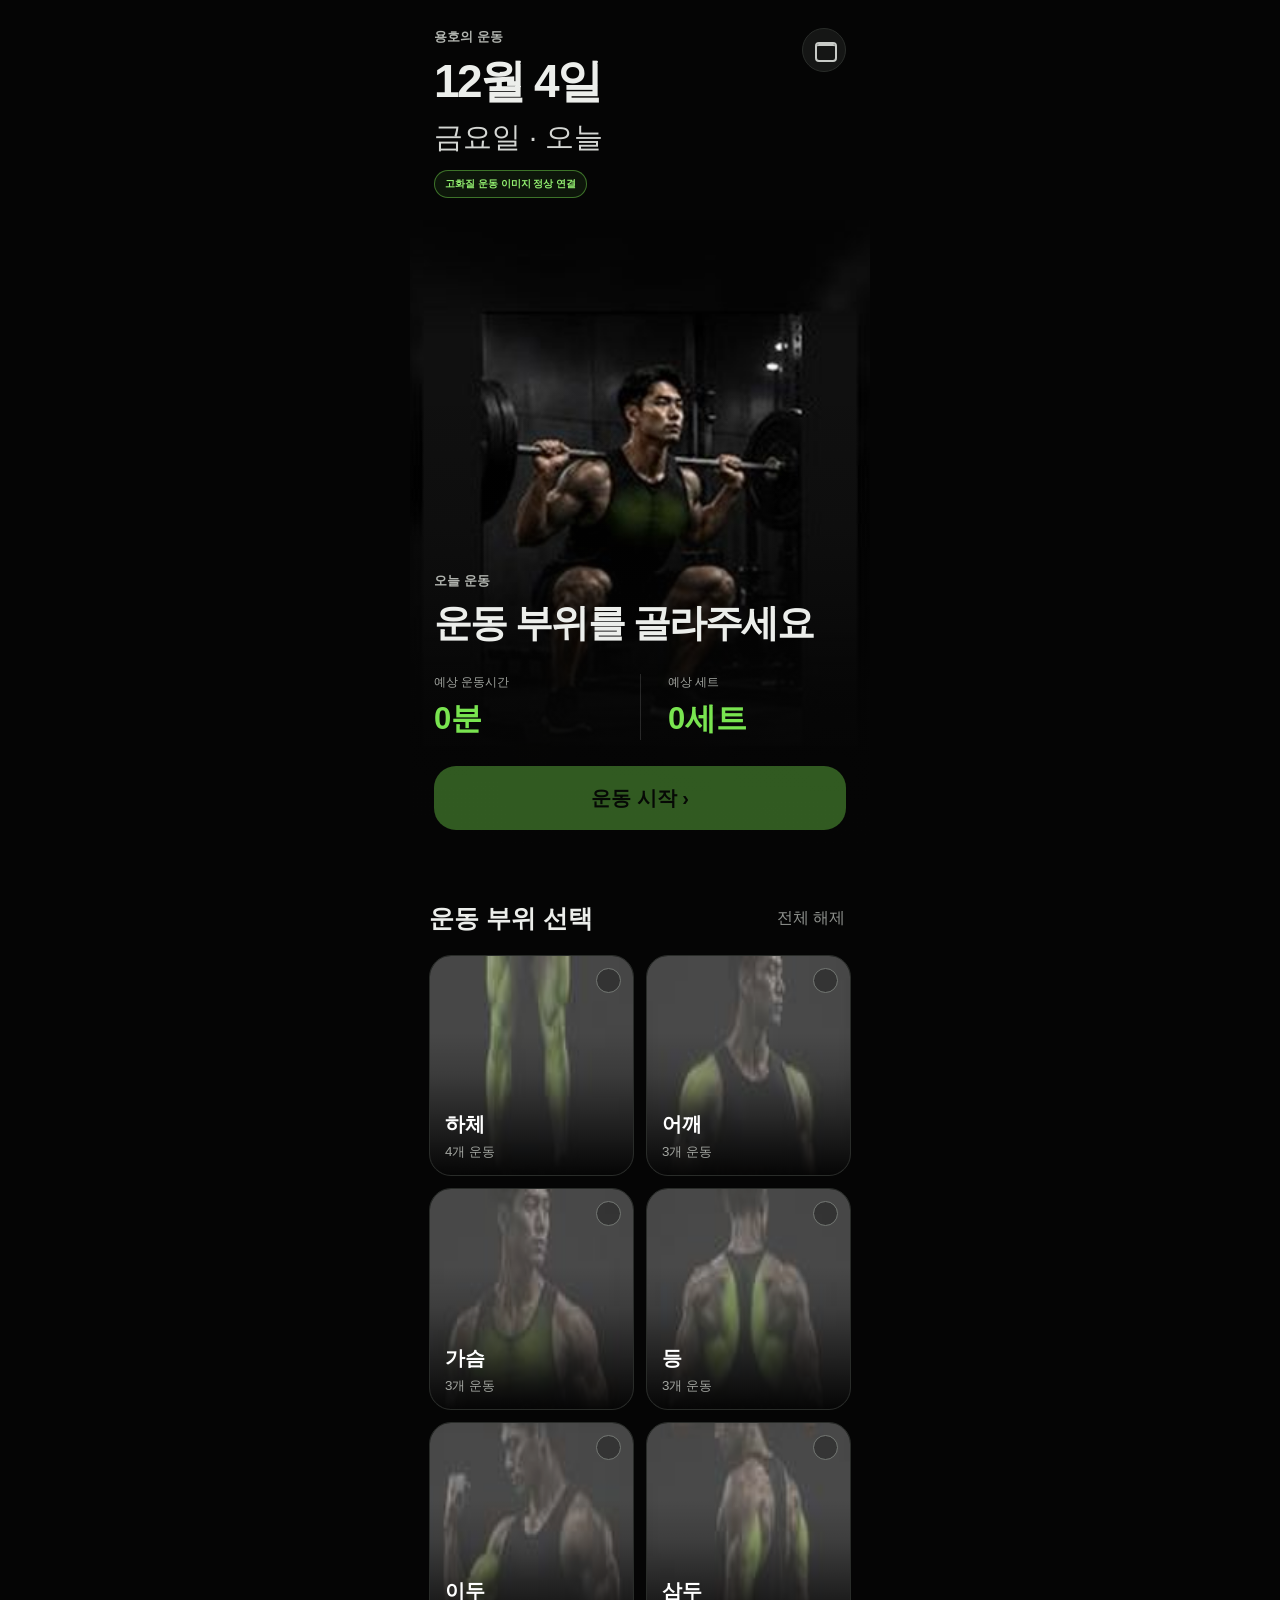
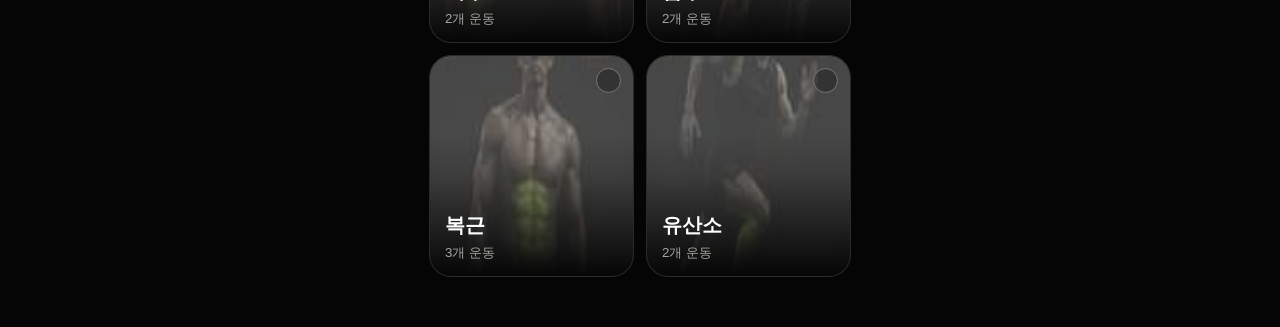
<file: final-v34.html>
<!doctype html><html lang="ko"><head><meta charset="utf-8"><meta name="viewport" content="width=device-width,initial-scale=1,viewport-fit=cover"><meta name="theme-color" content="#050505"><title>용호의 운동 v34</title><style>:root{--g:#79e450;--bg:#050505;--card:#101110;--line:#292c29;--txt:#eceeeb;--muted:#969a95}*{box-sizing:border-box}html,body{margin:0;background:var(--bg);color:var(--txt);font-family:-apple-system,BlinkMacSystemFont,"Pretendard","Noto Sans KR",sans-serif}button,input{font:inherit}.app{width:min(460px,100%);min-height:100vh;margin:auto;padding-bottom:40px;background:#050505}.top,.workTop{display:flex;justify-content:space-between;align-items:flex-start;padding:calc(28px + env(safe-area-inset-top)) 24px 22px}.top h1{font-size:46px;line-height:1;margin:0;letter-spacing:-2.5px}.day{font-size:29px;margin:14px 0 0;color:#d4d6d3}.eyebrow{font-size:13px;color:#b1b4af;margin:0 0 12px;font-weight:700}.badge{display:inline-flex;margin-top:12px;border:1px solid rgba(121,228,80,.45);background:rgba(121,228,80,.08);color:#92ef70;padding:6px 10px;border-radius:999px;font-size:10px;font-weight:800}.badge.bad{border-color:#94453e;background:#241412;color:#ff9c92}.date{position:relative;width:44px;height:44px;border:1px solid var(--line);border-radius:50%;background:#151615}.date:before{content:"";position:absolute;left:12px;top:13px;width:18px;height:16px;border:2px solid #c8cbc7;border-radius:4px;box-shadow:inset 0 5px 0 -3px #c8cbc7}.date input{position:absolute;inset:0;opacity:0}.hero{position:relative;min-height:640px;aspect-ratio:23/32;overflow:hidden}.hero img{position:absolute;inset:0;width:100%;height:100%;object-fit:cover;object-position:center 38%}.hero:after{content:"";position:absolute;inset:0;background:linear-gradient(180deg,transparent 25%,rgba(5,5,5,.18) 48%,rgba(5,5,5,.84) 76%,#050505)}.heroText{position:absolute;z-index:2;left:24px;right:24px;bottom:30px}.heroText h2{font-size:38px;line-height:1.13;margin:0 0 29px;letter-spacing:-1.8px}.stats{display:grid;grid-template-columns:1fr 1fr;margin-bottom:26px}.stats div+div{border-left:1px solid rgba(255,255,255,.14);padding-left:27px}.stats span{display:block;font-size:12px;color:#a1a49f;margin-bottom:7px}.stats strong{font-size:31px;color:var(--g)}.main,.finish{width:100%;height:64px;border:0;border-radius:22px;background:var(--g);color:#091107;font-size:20px;font-weight:850}.main:disabled{opacity:.38}.section{padding:42px 19px 10px}.sectionHead{display:flex;align-items:center;justify-content:space-between;margin-bottom:20px}.sectionHead h2{font-size:25px;margin:0}.sectionHead button{border:0;background:none;color:#8f928e}.parts{display:grid;grid-template-columns:1fr 1fr;gap:12px}.part{position:relative;aspect-ratio:1/1.08;padding:0;border:1px solid var(--line);border-radius:22px;overflow:hidden;background:var(--card);color:#fff;text-align:left}.photo{position:absolute;inset:0;background-repeat:no-repeat;background-color:#111;filter:brightness(.94) saturate(.98)}.part:after{content:"";position:absolute;inset:0;background:linear-gradient(180deg,transparent 35%,rgba(0,0,0,.16) 54%,rgba(0,0,0,.92))}.info{position:absolute;z-index:2;left:15px;bottom:14px}.info b{display:block;font-size:20px;margin-bottom:4px}.info small{color:#a3a6a1}.check{position:absolute;z-index:3;right:12px;top:12px;width:25px;height:25px;border:1px solid #737773;border-radius:50%;background:rgba(0,0,0,.28)}.part.on{border-color:var(--g);box-shadow:inset 0 0 0 1px var(--g)}.part.on .check{background:var(--g);border-color:var(--g)}.part.on .check:after{content:"✓";display:grid;place-items:center;height:100%;color:#061005;font-weight:900}.workTop{position:sticky;top:0;align-items:center;background:rgba(5,5,5,.94);backdrop-filter:blur(18px);z-index:10}.back{width:42px;height:42px;border:1px solid var(--line);border-radius:50%;background:#111;color:#ddd;font-size:31px}.workTitle{text-align:center}.workTitle p{margin:0 0 4px;color:#aaa;font-size:12px}.workTitle h2{margin:0;font-size:18px}.clock{min-width:78px;text-align:right;font-size:13px;color:#c2c5c0}.bar{height:3px;background:#191b19}.bar i{display:block;height:100%;background:var(--g);width:0}.list{padding:24px 18px 122px}.group{font-size:14px;color:#c6c9c4;border-left:3px solid var(--g);padding-left:10px;margin:27px 4px 12px}.ex{display:grid;grid-template-columns:126px minmax(0,1fr);gap:16px;align-items:center;padding:13px 0;border-bottom:1px solid #202220}.thumb{position:relative;width:126px;aspect-ratio:36/23;border-radius:15px;overflow:hidden;background:#111}.ex h3{font-size:18px;margin:0 0 5px}.ex p{font-size:13px;color:#91948f;margin:0 0 10px}.sets{display:flex;gap:7px;flex-wrap:wrap}.set{width:39px;height:39px;border-radius:50%;border:1px solid #3c3f3b;background:#0d0e0d;color:#c8cbc6}.set.done{border-color:var(--g);color:var(--g);box-shadow:inset 0 0 0 1px var(--g)}.video{display:inline-block;margin-top:9px;color:#c0c3be;text-decoration:none;border-bottom:1px solid #50534f;font-size:12px}.finish{position:fixed;left:50%;transform:translateX(-50%);bottom:calc(18px + env(safe-area-inset-bottom));width:min(414px,calc(100% - 36px));z-index:20}.toast{position:fixed;top:24px;left:50%;transform:translate(-50%,-15px);opacity:0;transition:.2s;background:#151715;border:1px solid #353835;border-radius:999px;padding:11px 16px;z-index:30}.toast.show{opacity:1;transform:translate(-50%,0)}[hidden]{display:none!important}@media(max-width:390px){.top h1{font-size:42px}.ex{grid-template-columns:112px minmax(0,1fr);gap:13px}.thumb{width:112px}}</style><script>if('serviceWorker'in navigator){navigator.serviceWorker.getRegistrations().then(x=>x.forEach(r=>r.unregister()))}if('caches'in window){caches.keys().then(x=>Promise.all(x.map(k=>caches.delete(k))))}</script><script src="./v31/h1.js?v=3402"></script><script src="./v31/h2.js?v=3402"></script><script src="./v31/s1.js?v=3402"></script><script src="./v31/s2.js?v=3402"></script><script src="./v31/s3.js?v=3402"></script><script src="./v31/s4.js?v=3402"></script></head><body><main class="app"><section id="home"><header class="top"><div><p class="eyebrow">용호의 운동</p><h1 id="dateTitle"></h1><p class="day" id="dayTitle"></p><span id="badge" class="badge">고화질 운동 이미지 확인 중</span></div><label class="date"><input id="dateInput" type="date"></label></header><section class="hero"><img id="hero" alt="스쿼트"><div class="heroText"><p class="eyebrow">오늘 운동</p><h2 id="summary">운동 부위를 골라주세요</h2><div class="stats"><div><span>예상 운동시간</span><strong id="minutes">0분</strong></div><div><span>예상 세트</span><strong id="totalSets">0세트</strong></div></div><button id="start" class="main" disabled>운동 시작 ›</button></div></section><section class="section"><div class="sectionHead"><h2>운동 부위 선택</h2><button id="clear">전체 해제</button></div><div id="parts" class="parts"></div></section></section><section id="work" hidden><header class="workTop"><button id="back" class="back">‹</button><div class="workTitle"><p>오늘 운동</p><h2 id="workTitle"></h2></div><div id="clock" class="clock">00:00:00</div></header><div class="bar"><i id="progress"></i></div><div id="list" class="list"></div><button id="finish" class="finish">운동 완료</button></section></main><div id="toast" class="toast"></div><script>(()=>{'use strict';const $=s=>document.querySelector(s),cols=4,rows=6;let heroURL='',spriteURL='',timer,startAt=0;const parts=[['하체',4,0],['어깨',3,1],['가슴',3,2],['등',3,3],['이두',2,4],['삼두',2,5],['복근',3,6],['유산소',2,7]],data={'하체':[['스쿼트',4,'6–10회',8],['레그프레스',4,'10–15회',9],['레그 익스텐션',3,'12–15회',10],['레그 컬',3,'10–15회',11]],'어깨':[['숄더 프레스',4,'8–12회',12],['사이드 레터럴 레이즈',3,'12–20회',13],['리버스 펙덱',3,'12–20회',3]],'가슴':[['벤치프레스',4,'6–10회',15],['인클라인 프레스',3,'8–12회',17],['케이블 플라이',3,'12–15회',2]],'등':[['랫풀다운',4,'8–12회',18],['시티드 케이블 로우',4,'8–12회',19],['원암 덤벨 로우',3,'10–12회',19]],'이두':[['바벨컬',3,'8–12회',20],['해머컬',3,'10–15회',21]],'삼두':[['케이블 푸시다운',4,'10–15회',23],['오버헤드 익스텐션',3,'10–15회',23]],'복근':[['케이블 크런치',3,'12–15회',6],['행잉 니레이즈',3,'10–15회',6],['플랭크',3,'30–60초',6]],'유산소':[['트레드밀 걷기',1,'20–30분',7],['인터벌 러닝',1,'12–20분',7]]},key='용호운동-v34';const today=()=>{const d=new Date;return`${d.getFullYear()}-${String(d.getMonth()+1).padStart(2,'0')}-${String(d.getDate()).padStart(2,'0')}`};let st=(()=>{try{return JSON.parse(localStorage.getItem(key)||'null')}catch{return null}})()||{date:today(),parts:[],sets:{}};const save=()=>localStorage.setItem(key,JSON.stringify(st));function blob(s){const b=atob((s||'').replace(/\s/g,'')),a=new Uint8Array(b.length);for(let i=0;i<b.length;i++)a[i]=b.charCodeAt(i);return URL.createObjectURL(new Blob([a],{type:'image/jpeg'}))}function pos(i){const c=i%cols,r=Math.floor(i/cols),x=c*100/(cols-1),y=r*100/(rows-1);return`background-image:url('${spriteURL}');background-size:400% 600%;background-position:${x}% ${y}%`}function show(t){const e=$('#toast');e.textContent=t;e.classList.add('show');setTimeout(()=>e.classList.remove('show'),1300)}function render(){const d=new Date(st.date+'T12:00:00');$('#dateTitle').textContent=new Intl.DateTimeFormat('ko-KR',{month:'long',day:'numeric'}).format(d);$('#dayTitle').textContent=new Intl.DateTimeFormat('ko-KR',{weekday:'long'}).format(d)+(st.date===today()?' · 오늘':'');$('#dateInput').value=st.date;$('#parts').innerHTML=parts.map(p=>`<button class="part ${st.parts.includes(p[0])?'on':''}" data-part="${p[0]}"><span class="check"></span><span class="photo" style="${pos(p[2])}"></span><span class="info"><b>${p[0]}</b><small>${p[1]}개 운동</small></span></button>`).join('');const all=st.parts.flatMap(p=>data[p]||[]),sets=all.reduce((n,x)=>n+x[1],0);$('#summary').textContent=st.parts.length?st.parts.join(' · '):'운동 부위를 골라주세요';$('#totalSets').textContent=sets+'세트';$('#minutes').textContent=(sets?Math.max(25,Math.round(sets*3.5)):0)+'분';$('#start').disabled=!st.parts.length;draw()}function draw(){let html='',total=0,done=0;$('#workTitle').textContent=st.parts.join(' · ');st.parts.forEach(p=>{html+=`<h3 class="group">${p}</h3>`;(data[p]||[]).forEach((x,i)=>{total+=x[1];for(let s=0;s<x[1];s++)if(st.sets[`${p}-${i}-${s}`])done++;html+=`<article class="ex"><div class="thumb"><span class="photo" style="${pos(x[3])}"></span></div><div><h3>${x[0]}</h3><p>${x[1]}세트 · ${x[2]}</p><div class="sets">${Array.from({length:x[1]},(_,s)=>`<button class="set ${st.sets[`${p}-${i}-${s}`]?'done':''}" data-set="${p}-${i}-${s}">${s+1}</button>`).join('')}</div><a class="video" target="_blank" rel="noopener" href="https://www.youtube.com/results?search_query=${encodeURIComponent(x[0]+' 자세 한국 헬스')}">영상 보기</a></div></article>`})});$('#list').innerHTML=html;$('#progress').style.width=(total?done/total*100:0)+'%'}function init(){const badge=$('#badge');try{heroURL=blob(window.__H);spriteURL=blob(window.__S);const a=new Image,b=new Image;let ok=0;const done=()=>{if(++ok===2){badge.textContent='고화질 운동 이미지 정상 연결';render()}};a.onload=done;b.onload=done;a.onerror=b.onerror=()=>{badge.textContent='운동 이미지 로딩 실패';badge.classList.add('bad')};a.src=heroURL;b.src=spriteURL;$('#hero').src=heroURL}catch(e){badge.textContent='운동 이미지 복원 실패';badge.classList.add('bad')}}document.addEventListener('click',e=>{const p=e.target.closest('[data-part]');if(p){const id=p.dataset.part;st.parts=st.parts.includes(id)?st.parts.filter(x=>x!==id):[...st.parts,id];save();render()}const s=e.target.closest('[data-set]');if(s){st.sets[s.dataset.set]=!st.sets[s.dataset.set];save();draw()}});$('#dateInput').onchange=e=>{st.date=e.target.value||today();save();render()};$('#clear').onclick=()=>{st.parts=[];st.sets={};save();render()};$('#start').onclick=()=>{startAt=Date.now();$('#home').hidden=true;$('#work').hidden=false;draw();clearInterval(timer);timer=setInterval(()=>{let s=Math.floor((Date.now()-startAt)/1000);$('#clock').textContent=[Math.floor(s/3600),Math.floor(s%3600/60),s%60].map(v=>String(v).padStart(2,'0')).join(':')},1000);scrollTo(0,0)};$('#back').onclick=()=>{$('#work').hidden=true;$('#home').hidden=false;clearInterval(timer);render()};$('#finish').onclick=()=>{clearInterval(timer);show('오늘 운동을 저장했어요');setTimeout(()=>{$('#work').hidden=true;$('#home').hidden=false;render();scrollTo(0,0)},450)};st.date||=today();st.parts||=[];st.sets||={};init()})();</script></body></html>
</file>
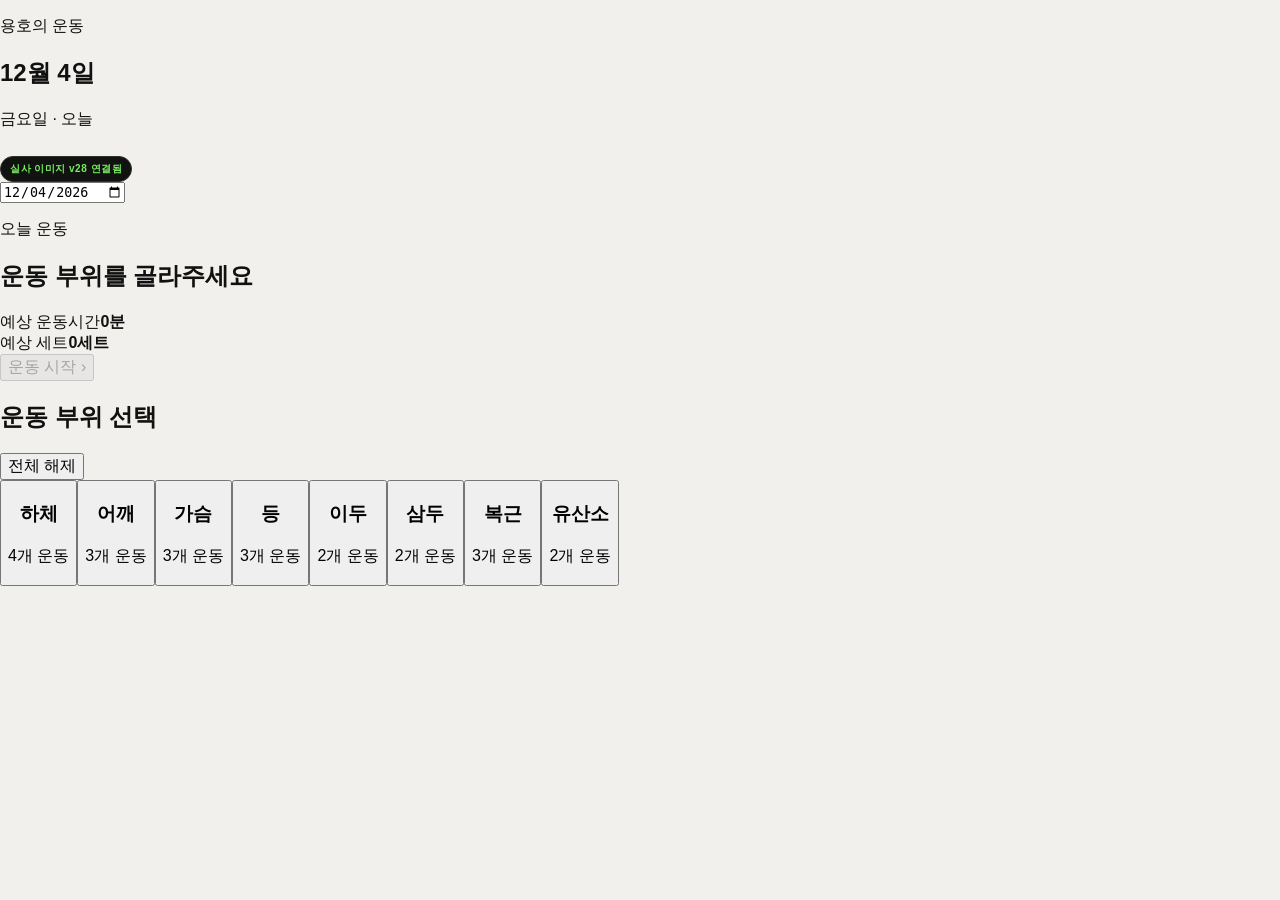
<file: v28.html>
<!doctype html>
<html lang="ko">
<head>
<meta charset="utf-8">
<meta name="viewport" content="width=device-width,initial-scale=1,viewport-fit=cover">
<meta name="theme-color" content="#050505">
<meta name="description" content="용호의 날짜별 운동 기록 앱">
<title>용호의 운동 · 이미지 v28</title>
<link rel="manifest" href="./manifest.webmanifest">
<link rel="stylesheet" href="./styles.css?v=28">
<link rel="stylesheet" href="./images-v28.css?v=28">
<script>
if('serviceWorker' in navigator){navigator.serviceWorker.getRegistrations().then(list=>list.forEach(reg=>reg.unregister())).catch(()=>{});}
if('caches' in window){caches.keys().then(keys=>Promise.all(keys.map(key=>caches.delete(key)))).catch(()=>{});}
</script>
</head>
<body>
<main class="앱">
<section class="홈화면" id="홈화면">
<header class="상단바"><div><p class="작은문구">용호의 운동</p><h1 id="날짜제목">오늘</h1><p class="보조문구" id="요일제목"></p><span class="이미지버전" id="이미지버전">실사 이미지 v28 연결 중</span></div><label class="날짜아이콘" aria-label="날짜 선택"><input id="날짜입력" type="date"><span></span></label></header>
<section class="대표영역"><div class="대표사진" id="대표사진"></div><div class="대표그라데이션"></div><div class="대표내용"><p class="작은문구">오늘 운동</p><h2 id="선택요약">운동 부위를 골라주세요</h2><div class="예상정보"><div><span>예상 운동시간</span><strong id="예상시간">0분</strong></div><div><span>예상 세트</span><strong id="예상세트">0세트</strong></div></div><button class="주버튼" id="운동시작">운동 시작 <span>›</span></button></div></section>
<section class="선택영역" id="선택영역"><div class="구역제목"><h2>운동 부위 선택</h2><button id="전체해제">전체 해제</button></div><div class="부위목록" id="부위목록"></div></section>
</section>
<section class="운동화면" id="운동화면" hidden><header class="운동상단"><button id="뒤로가기" aria-label="뒤로가기">‹</button><div><p>오늘 운동</p><h2 id="집중제목">운동</h2></div><div class="운동시간" id="운동시간">00:00:00</div></header><div class="진행바"><i id="진행바"></i></div><div class="운동목록" id="운동목록"></div><button class="완료버튼" id="운동완료">운동 완료</button></section>
</main>
<div class="휴식창" id="휴식창" hidden><div><span>휴식 시간</span><strong id="휴식시간">01:30</strong></div><button id="휴식중지">건너뛰기</button></div>
<div class="알림" id="알림"></div>
<script src="./assets-v27.js?v=28"></script>
<script src="./app-v28.js?v=28" defer></script>
</body>
</html>
</file>
<file: portfolio/style.css>
:root{--bg:#f1f0ec;--ink:#111;--muted:#6c6a64;--line:rgba(17,17,17,.16);--pad:clamp(20px,4vw,64px)}*{box-sizing:border-box}html{scroll-behavior:smooth}body{margin:0;background:var(--bg);color:var(--ink);font-family:Inter,"Noto Sans KR",sans-serif;overflow-x:hidden}a{color:inherit;text-decoration:none}button{font:inherit}img{display:block;width:100%}.cursor-glow{position:fixed;z-index:-1;width:420px;height:420px;border-radius:50%;background:radial-gradient(circle,rgba(255,255,255,.75),rgba(255,255,255,0) 70%);transform:translate(-50%,-50%);pointer-events:none}.site-header{position:fixed;top:0;left:0;right:0;z-index:20;display:flex;justify-content:space-between;align-items:center;padding:22px var(--pad);mix-blend-mode:difference;color:white}.brand{display:grid;place-items:center;width:44px;height:44px;border:1px solid currentColor;border-radius:50%;font-weight:700;font-size:13px}.nav{display:flex;gap:clamp(16px,3vw,40px);font-size:11px;font-weight:600;letter-spacing:.12em}.nav a{position:relative}.nav a:after{content:"";position:absolute;left:0;right:100%;bottom:-6px;height:1px;background:currentColor;transition:.3s}.nav a:hover:after{right:0}.hero{position:relative;min-height:100svh;padding:150px var(--pad) 70px;display:flex;align-items:center;overflow:hidden;color:white;background:#090909}.hero-copy{position:relative;z-index:2;max-width:1050px;mix-blend-mode:screen}.eyebrow,.section-kicker{font-size:11px;letter-spacing:.22em;font-weight:600}.hero h1{margin:24px 0 30px;font-size:clamp(54px,9vw,148px);line-height:.91;letter-spacing:-.07em;font-weight:600}.hero h1 span{font-weight:400;font-style:italic;background:linear-gradient(90deg,#fff,#8cbcff 45%,#f48cff 72%,#fff);background-size:220% 100%;-webkit-background-clip:text;background-clip:text;color:transparent;animation:textFlow 7s linear infinite}@keyframes textFlow{to{background-position:-220% 0}}.hero-desc{max-width:520px;font-size:clamp(14px,1.4vw,19px);line-height:1.75;color:rgba(255,255,255,.62)}.scroll-cue{position:absolute;z-index:3;left:var(--pad);bottom:38px;display:flex;align-items:center;gap:16px;font-size:10px;letter-spacing:.18em;color:white}.scroll-cue i{display:block;width:80px;height:1px;background:rgba(255,255,255,.35);position:relative;overflow:hidden}.scroll-cue i:after{content:"";position:absolute;inset:0;background:white;transform:translateX(-100%);animation:scan 2.2s infinite}@keyframes scan{to{transform:translateX(100%)}}.hero-motion{position:absolute;inset:0;overflow:hidden;pointer-events:none;background:#090909}#motionCanvas{position:absolute;inset:0;width:100%;height:100%;opacity:.9}.motion-veil{position:absolute;inset:0;background:radial-gradient(circle at 72% 46%,transparent 0 15%,rgba(9,9,9,.08) 36%,rgba(9,9,9,.86) 78%),linear-gradient(90deg,rgba(9,9,9,.92) 0 39%,rgba(9,9,9,.25) 65%,rgba(9,9,9,.7) 100%)}.motion-ring{position:absolute;border:1px solid rgba(255,255,255,.18);border-radius:50%;transform-style:preserve-3d}.ring-one{width:48vw;height:48vw;right:-7vw;top:4vh;box-shadow:0 0 80px rgba(101,130,255,.16),inset 0 0 80px rgba(255,90,196,.08);animation:ringSpin 16s linear infinite}.ring-two{width:27vw;height:27vw;right:12vw;top:25vh;border-color:rgba(132,239,255,.24);animation:ringSpinReverse 11s linear infinite}@keyframes ringSpin{50%{transform:rotate(180deg) scale(1.08)}to{transform:rotate(360deg)}}@keyframes ringSpinReverse{50%{transform:rotate(-180deg) scale(.92)}to{transform:rotate(-360deg)}}.motion-card{position:absolute;width:clamp(120px,13vw,210px);aspect-ratio:1.45;border:1px solid rgba(255,255,255,.22);background:linear-gradient(145deg,rgba(255,255,255,.15),rgba(255,255,255,.025));backdrop-filter:blur(15px);border-radius:18px;padding:17px;display:flex;justify-content:space-between;align-items:flex-end;box-shadow:0 22px 80px rgba(0,0,0,.35);font-size:9px;letter-spacing:.14em;color:rgba(255,255,255,.66)}.motion-card b{font-size:clamp(20px,3vw,42px);line-height:.8;color:white;letter-spacing:-.06em}.card-one{right:10vw;top:13vh;animation:cardFloat 8s ease-in-out infinite}.card-two{right:31vw;bottom:10vh;animation:cardFloat 10s ease-in-out -3s infinite}.card-three{right:4vw;bottom:14vh;animation:cardFloat 9s ease-in-out -6s infinite}@keyframes cardFloat{50%{transform:translate3d(0,-26px,0) rotate(2deg)}}.motion-word{position:absolute;right:-2vw;top:50%;transform:translateY(-50%);font-size:clamp(100px,22vw,390px);font-weight:700;letter-spacing:-.09em;color:transparent;-webkit-text-stroke:1px rgba(255,255,255,.09);opacity:.75;animation:wordPulse 6s ease-in-out infinite}.motion-word:after{content:attr(data-text);position:absolute;inset:0;color:transparent;-webkit-text-stroke:1px rgba(122,183,255,.22);filter:blur(10px);transform:translateX(10px)}@keyframes wordPulse{50%{opacity:.32;transform:translateY(-50%) scale(1.035)}}.work-section,.about-section,.contact-section{padding:120px var(--pad)}.section-head{display:flex;justify-content:space-between;gap:40px;align-items:flex-end;margin-bottom:56px}.section-head h2,.about-grid h2,.contact-section h2{margin:14px 0 0;font-size:clamp(42px,6vw,96px);line-height:.98;letter-spacing:-.055em;font-weight:500}.filters{display:flex;flex-wrap:wrap;justify-content:flex-end;gap:8px}.filter{border:1px solid var(--line);background:transparent;border-radius:100px;padding:10px 14px;font-size:10px;letter-spacing:.08em;cursor:pointer;transition:.25s}.filter:hover,.filter.active{background:var(--ink);color:white}.project-grid{display:grid;grid-template-columns:repeat(12,1fr);gap:clamp(14px,2vw,28px);align-items:start}.project{grid-column:span 5;position:relative;overflow:hidden;cursor:pointer;background:#ddd}.project:nth-child(3){grid-column:7/span 6;margin-top:12vw}.project-large{grid-column:span 7}.project-wide{grid-column:span 8;margin-top:3vw}.project:nth-child(5){grid-column:9/span 4;margin-top:11vw}.project-tall{grid-column:3/span 7;margin-top:3vw}.project img{aspect-ratio:4/5;object-fit:cover;transition:transform .8s cubic-bezier(.2,.7,.2,1),filter .4s}.project-wide img{aspect-ratio:16/9}.project-large img{aspect-ratio:16/11}.project-tall img{aspect-ratio:4/5}.project:hover img{transform:scale(1.025);filter:brightness(.78)}.project-info{position:absolute;inset:auto 0 0;padding:22px;color:white;display:grid;grid-template-columns:44px 1fr;align-items:end;opacity:0;transform:translateY(12px);transition:.35s;background:linear-gradient(transparent,rgba(0,0,0,.65))}.project:hover .project-info,.project:focus .project-info{opacity:1;transform:none}.project-info span{font-size:10px}.project-info h3{margin:0;font-size:clamp(18px,2vw,30px);letter-spacing:-.03em}.project-info p{grid-column:2;margin:6px 0 0;font-size:11px;opacity:.76}.project.is-hidden{display:none}.about-section{border-top:1px solid var(--line)}.about-grid{display:grid;grid-template-columns:1.2fr .8fr;gap:8vw;align-items:start}.about-copy{padding-top:70px}.about-copy>p{font-size:clamp(16px,1.6vw,22px);line-height:1.8;color:#34332f}.about-copy dl{margin:54px 0 0}.about-copy dl div{display:flex;justify-content:space-between;border-top:1px solid var(--line);padding:16px 0;font-size:11px}.about-copy dd{margin:0;text-align:right}.contact-section{min-height:75vh;display:flex;flex-direction:column;justify-content:center}.contact-link{display:flex;justify-content:space-between;align-items:center;margin-top:70px;padding:25px 0;border-bottom:1px solid var(--ink);font-size:clamp(20px,3vw,50px);letter-spacing:-.035em}.contact-link span{transition:.25s}.contact-link:hover span{transform:translate(6px,-6px)}.contact-note{font-size:11px;color:var(--muted);margin-top:14px}footer{display:flex;justify-content:space-between;padding:28px var(--pad);font-size:10px;letter-spacing:.1em;border-top:1px solid var(--line)}.project-modal{width:100%;max-width:none;height:100%;max-height:none;margin:0;border:0;padding:0;background:#101010;color:white;overflow-y:auto}.project-modal::backdrop{background:#101010}.modal-close{position:fixed;right:var(--pad);top:28px;z-index:3;color:white;background:none;border:0;font-size:11px;letter-spacing:.16em;cursor:pointer}.modal-head{padding:130px var(--pad) 70px}.modal-head p{font-size:11px;letter-spacing:.15em;color:#999}.modal-head h2{margin:18px 0 0;font-size:clamp(45px,8vw,120px);line-height:.9;letter-spacing:-.06em}.modal-images{padding:0 var(--pad) 100px}.modal-images img{max-width:1500px;margin:0 auto 24px;background:#222}@media(max-width:760px){.site-header{padding-top:16px}.nav{gap:14px}.nav a:nth-child(2){display:none}.hero{padding-top:120px}.hero h1{font-size:15vw}.motion-veil{background:linear-gradient(180deg,rgba(9,9,9,.15),rgba(9,9,9,.82) 70%)}.ring-one{width:92vw;height:92vw;right:-35vw;top:8vh}.ring-two{width:58vw;height:58vw;right:-12vw;top:30vh}.motion-card{opacity:.62}.card-one{right:4vw;top:16vh}.card-two{right:38vw;bottom:11vh}.card-three{display:none}.motion-word{right:-20vw;top:42%;font-size:44vw}.section-head{display:block}.filters{justify-content:flex-start;margin-top:30px}.project-grid{display:block}.project{margin:0 0 16px!important}.project-info{opacity:1;transform:none}.about-grid{display:block}.about-copy{padding-top:35px}.contact-section{min-height:65vh}footer{gap:20px}}@media(prefers-reduced-motion:reduce){*{scroll-behavior:auto!important;animation:none!important;transition:none!important}}
</file>
<file: styles.css>
:root{--bg:#f1f0ec;--ink:#111;--muted:#6c6a64;--line:rgba(17,17,17,.16);--pad:clamp(20px,4vw,64px)}*{box-sizing:border-box}html{scroll-behavior:smooth}body{margin:0;background:var(--bg);color:var(--ink);font-family:Inter,"Noto Sans KR",sans-serif;overflow-x:hidden}a{color:inherit;text-decoration:none}button{font:inherit}img{display:block;width:100%}.cursor-glow{position:fixed;z-index:-1;width:420px;height:420px;border-radius:50%;background:radial-gradient(circle,rgba(255,255,255,.75),rgba(255,255,255,0) 70%);transform:translate(-50%,-50%);pointer-events:none}.site-header{position:fixed;top:0;left:0;right:0;z-index:20;display:flex;justify-content:space-between;align-items:center;padding:22px var(--pad);mix-blend-mode:difference;color:white}.brand{display:grid;place-items:center;width:44px;height:44px;border:1px solid currentColor;border-radius:50%;font-weight:700;font-size:13px}.nav{display:flex;gap:clamp(16px,3vw,40px);font-size:11px;font-weight:600;letter-spacing:.12em}.nav a{position:relative}.nav a:after{content:"";position:absolute;left:0;right:100%;bottom:-6px;height:1px;background:currentColor;transition:.3s}.nav a:hover:after{right:0}.hero{position:relative;min-height:100svh;padding:150px var(--pad) 70px;display:flex;align-items:center;overflow:hidden;color:white;background:#090909}.hero-copy{position:relative;z-index:2;max-width:1050px;mix-blend-mode:screen}.eyebrow,.section-kicker{font-size:11px;letter-spacing:.22em;font-weight:600}.hero h1{margin:24px 0 30px;font-size:clamp(54px,9vw,148px);line-height:.91;letter-spacing:-.07em;font-weight:600}.hero h1 span{font-weight:400;font-style:italic;background:linear-gradient(90deg,#fff,#8cbcff 45%,#f48cff 72%,#fff);background-size:220% 100%;-webkit-background-clip:text;background-clip:text;color:transparent;animation:textFlow 7s linear infinite}@keyframes textFlow{to{background-position:-220% 0}}.hero-desc{max-width:520px;font-size:clamp(14px,1.4vw,19px);line-height:1.75;color:rgba(255,255,255,.62)}.scroll-cue{position:absolute;z-index:3;left:var(--pad);bottom:38px;display:flex;align-items:center;gap:16px;font-size:10px;letter-spacing:.18em;color:white}.scroll-cue i{display:block;width:80px;height:1px;background:rgba(255,255,255,.35);position:relative;overflow:hidden}.scroll-cue i:after{content:"";position:absolute;inset:0;background:white;transform:translateX(-100%);animation:scan 2.2s infinite}@keyframes scan{to{transform:translateX(100%)}}.hero-motion{position:absolute;inset:0;overflow:hidden;pointer-events:none;background:#090909}#motionCanvas{position:absolute;inset:0;width:100%;height:100%;opacity:.9}.motion-veil{position:absolute;inset:0;background:radial-gradient(circle at 72% 46%,transparent 0 15%,rgba(9,9,9,.08) 36%,rgba(9,9,9,.86) 78%),linear-gradient(90deg,rgba(9,9,9,.92) 0 39%,rgba(9,9,9,.25) 65%,rgba(9,9,9,.7) 100%)}.motion-ring{position:absolute;border:1px solid rgba(255,255,255,.18);border-radius:50%;transform-style:preserve-3d}.ring-one{width:48vw;height:48vw;right:-7vw;top:4vh;box-shadow:0 0 80px rgba(101,130,255,.16),inset 0 0 80px rgba(255,90,196,.08);animation:ringSpin 16s linear infinite}.ring-two{width:27vw;height:27vw;right:12vw;top:25vh;border-color:rgba(132,239,255,.24);animation:ringSpinReverse 11s linear infinite}@keyframes ringSpin{50%{transform:rotate(180deg) scale(1.08)}to{transform:rotate(360deg)}}@keyframes ringSpinReverse{50%{transform:rotate(-180deg) scale(.92)}to{transform:rotate(-360deg)}}.motion-card{position:absolute;width:clamp(120px,13vw,210px);aspect-ratio:1.45;border:1px solid rgba(255,255,255,.22);background:linear-gradient(145deg,rgba(255,255,255,.15),rgba(255,255,255,.025));backdrop-filter:blur(15px);border-radius:18px;padding:17px;display:flex;justify-content:space-between;align-items:flex-end;box-shadow:0 22px 80px rgba(0,0,0,.35);font-size:9px;letter-spacing:.14em;color:rgba(255,255,255,.66)}.motion-card b{font-size:clamp(20px,3vw,42px);line-height:.8;color:white;letter-spacing:-.06em}.card-one{right:10vw;top:13vh;animation:cardFloat 8s ease-in-out infinite}.card-two{right:31vw;bottom:10vh;animation:cardFloat 10s ease-in-out -3s infinite}.card-three{right:4vw;bottom:14vh;animation:cardFloat 9s ease-in-out -6s infinite}@keyframes cardFloat{50%{transform:translate3d(0,-26px,0) rotate(2deg)}}.motion-word{position:absolute;right:-2vw;top:50%;transform:translateY(-50%);font-size:clamp(100px,22vw,390px);font-weight:700;letter-spacing:-.09em;color:transparent;-webkit-text-stroke:1px rgba(255,255,255,.09);opacity:.75;animation:wordPulse 6s ease-in-out infinite}.motion-word:after{content:attr(data-text);position:absolute;inset:0;color:transparent;-webkit-text-stroke:1px rgba(122,183,255,.22);filter:blur(10px);transform:translateX(10px)}@keyframes wordPulse{50%{opacity:.32;transform:translateY(-50%) scale(1.035)}}.work-section,.about-section,.contact-section{padding:120px var(--pad)}.section-head{display:flex;justify-content:space-between;gap:40px;align-items:flex-end;margin-bottom:56px}.section-head h2,.about-grid h2,.contact-section h2{margin:14px 0 0;font-size:clamp(42px,6vw,96px);line-height:.98;letter-spacing:-.055em;font-weight:500}.filters{display:flex;flex-wrap:wrap;justify-content:flex-end;gap:8px}.filter{border:1px solid var(--line);background:transparent;border-radius:100px;padding:10px 14px;font-size:10px;letter-spacing:.08em;cursor:pointer;transition:.25s}.filter:hover,.filter.active{background:var(--ink);color:white}.project-grid{display:grid;grid-template-columns:repeat(12,1fr);gap:clamp(14px,2vw,28px);align-items:start}.project{grid-column:span 5;position:relative;overflow:hidden;cursor:pointer;background:#ddd}.project:nth-child(3){grid-column:7/span 6;margin-top:12vw}.project-large{grid-column:span 7}.project-wide{grid-column:span 8;margin-top:3vw}.project:nth-child(5){grid-column:9/span 4;margin-top:11vw}.project-tall{grid-column:3/span 7;margin-top:3vw}.project img{aspect-ratio:4/5;object-fit:cover;transition:transform .8s cubic-bezier(.2,.7,.2,1),filter .4s}.project-wide img{aspect-ratio:16/9}.project-large img{aspect-ratio:16/11}.project-tall img{aspect-ratio:4/5}.project:hover img{transform:scale(1.025);filter:brightness(.78)}.project-info{position:absolute;inset:auto 0 0;padding:22px;color:white;display:grid;grid-template-columns:44px 1fr;align-items:end;opacity:0;transform:translateY(12px);transition:.35s;background:linear-gradient(transparent,rgba(0,0,0,.65))}.project:hover .project-info,.project:focus .project-info{opacity:1;transform:none}.project-info span{font-size:10px}.project-info h3{margin:0;font-size:clamp(18px,2vw,30px);letter-spacing:-.03em}.project-info p{grid-column:2;margin:6px 0 0;font-size:11px;opacity:.76}.project.is-hidden{display:none}.about-section{border-top:1px solid var(--line)}.about-grid{display:grid;grid-template-columns:1.2fr .8fr;gap:8vw;align-items:start}.about-copy{padding-top:70px}.about-copy>p{font-size:clamp(16px,1.6vw,22px);line-height:1.8;color:#34332f}.about-copy dl{margin:54px 0 0}.about-copy dl div{display:flex;justify-content:space-between;border-top:1px solid var(--line);padding:16px 0;font-size:11px}.about-copy dd{margin:0;text-align:right}.contact-section{min-height:75vh;display:flex;flex-direction:column;justify-content:center}.contact-link{display:flex;justify-content:space-between;align-items:center;margin-top:70px;padding:25px 0;border-bottom:1px solid var(--ink);font-size:clamp(20px,3vw,50px);letter-spacing:-.035em}.contact-link span{transition:.25s}.contact-link:hover span{transform:translate(6px,-6px)}.contact-note{font-size:11px;color:var(--muted);margin-top:14px}footer{display:flex;justify-content:space-between;padding:28px var(--pad);font-size:10px;letter-spacing:.1em;border-top:1px solid var(--line)}.project-modal{width:100%;max-width:none;height:100%;max-height:none;margin:0;border:0;padding:0;background:#101010;color:white;overflow-y:auto}.project-modal::backdrop{background:#101010}.modal-close{position:fixed;right:var(--pad);top:28px;z-index:3;color:white;background:none;border:0;font-size:11px;letter-spacing:.16em;cursor:pointer}.modal-head{padding:130px var(--pad) 70px}.modal-head p{font-size:11px;letter-spacing:.15em;color:#999}.modal-head h2{margin:18px 0 0;font-size:clamp(45px,8vw,120px);line-height:.9;letter-spacing:-.06em}.modal-images{padding:0 var(--pad) 100px}.modal-images img{max-width:1500px;margin:0 auto 24px;background:#222}@media(max-width:760px){.site-header{padding-top:16px}.nav{gap:14px}.nav a:nth-child(2){display:none}.hero{padding-top:120px}.hero h1{font-size:15vw}.motion-veil{background:linear-gradient(180deg,rgba(9,9,9,.15),rgba(9,9,9,.82) 70%)}.ring-one{width:92vw;height:92vw;right:-35vw;top:8vh}.ring-two{width:58vw;height:58vw;right:-12vw;top:30vh}.motion-card{opacity:.62}.card-one{right:4vw;top:16vh}.card-two{right:38vw;bottom:11vh}.card-three{display:none}.motion-word{right:-20vw;top:42%;font-size:44vw}.section-head{display:block}.filters{justify-content:flex-start;margin-top:30px}.project-grid{display:block}.project{margin:0 0 16px!important}.project-info{opacity:1;transform:none}.about-grid{display:block}.about-copy{padding-top:35px}.contact-section{min-height:65vh}footer{gap:20px}}@media(prefers-reduced-motion:reduce){*{scroll-behavior:auto!important;animation:none!important;transition:none!important}}
</file>
<file: images-v28.css>
:root{--운동스프라이트:none;--대표이미지:none}
.대표사진{background-image:var(--대표이미지)!important;background-size:cover!important;background-position:center 35%!important;background-repeat:no-repeat!important;filter:saturate(.94) contrast(1.08) brightness(.76)!important;transform:none!important;background-color:#0c0d0c}
.부위사진,.운동사진{background-image:var(--운동스프라이트)!important;background-repeat:no-repeat!important;background-size:400% 600%!important;transform:none!important;background-color:#111311!important}
.부위사진{filter:saturate(.9) brightness(.72) contrast(1.08)!important}
.부위버튼.선택됨 .부위사진{filter:saturate(1) brightness(.84) contrast(1.08)!important}
.운동사진{filter:saturate(.94) brightness(.88) contrast(1.08)!important;box-shadow:inset 0 0 0 1px rgba(255,255,255,.06)}
.이미지버전{display:inline-flex;margin-top:10px;padding:5px 9px;border:1px solid #2c302b;border-radius:999px;color:#78ed61;background:#10130f;font-size:10px;font-weight:700;letter-spacing:.05em}
body[data-images="missing"] .이미지버전{color:#ff8a80;border-color:#5b2b27}
@media(max-width:420px){.부위버튼{min-height:178px!important}.운동카드{grid-template-columns:124px minmax(0,1fr)!important}.운동사진{min-height:112px!important}}
</file>
